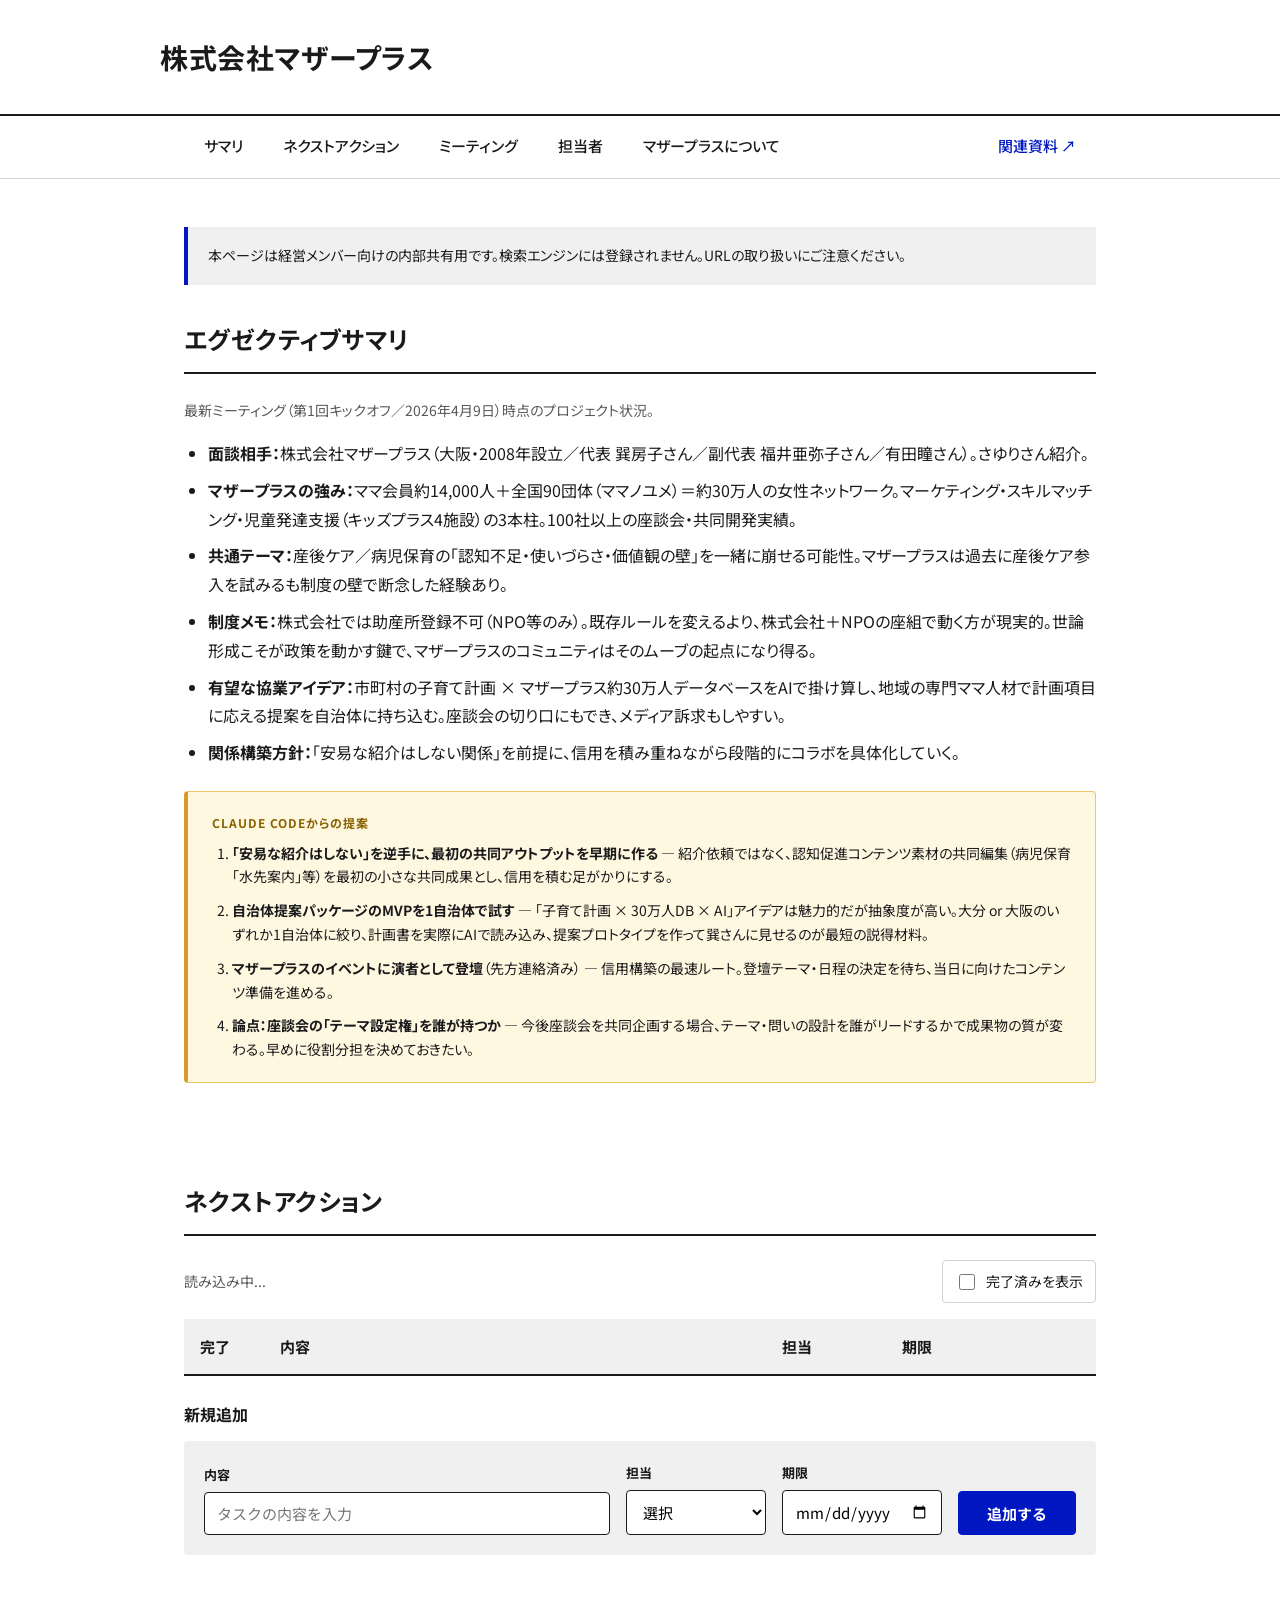
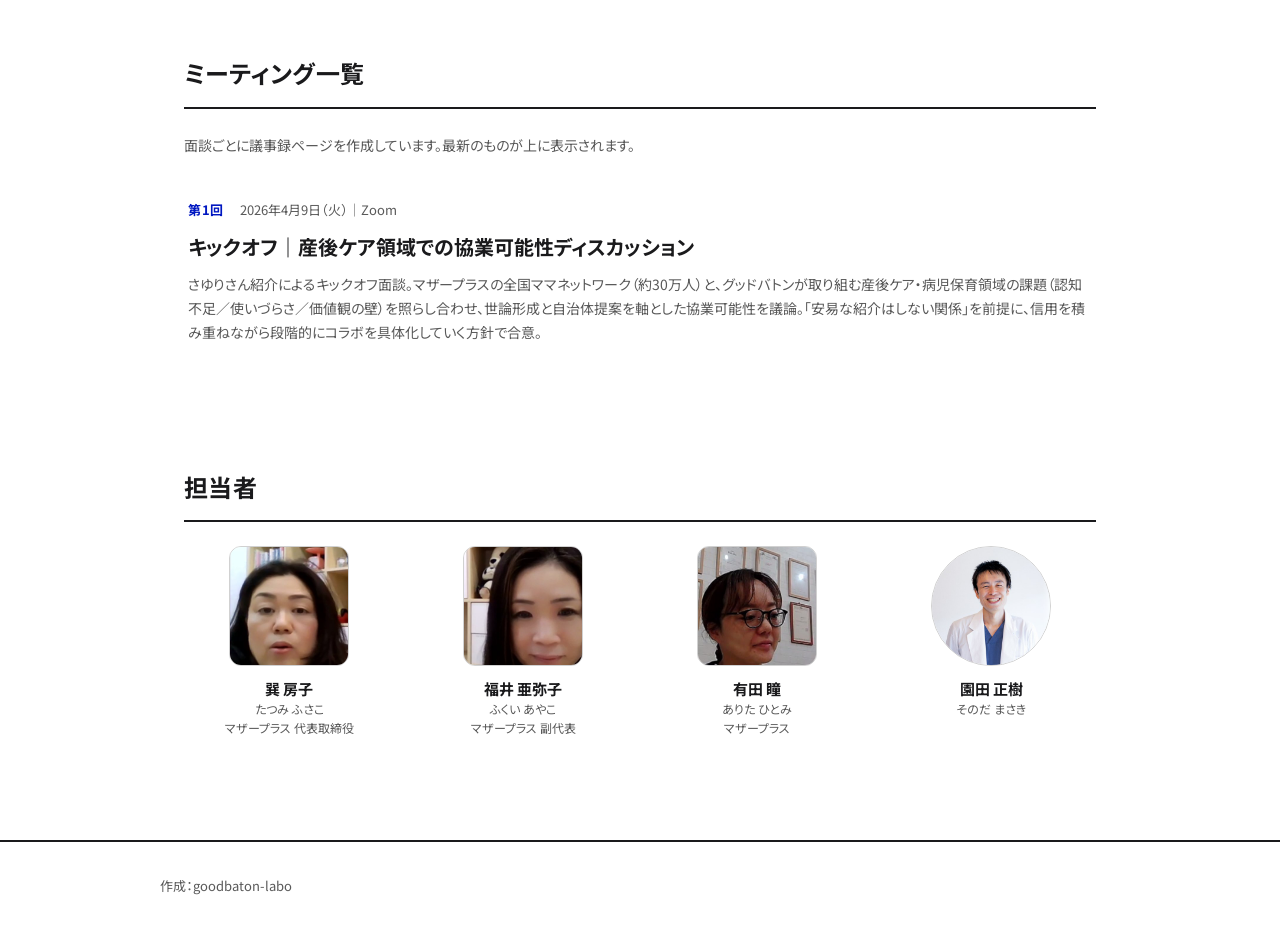
<file: index.html>
<!DOCTYPE html>
<html lang="ja">
<head>
<meta charset="UTF-8">
<meta name="viewport" content="width=device-width, initial-scale=1.0">
<meta name="robots" content="noindex, nofollow, noarchive, nosnippet">
<meta name="googlebot" content="noindex, nofollow">
<title>株式会社マザープラス｜グッドバトン共有スペース</title>
<link rel="preconnect" href="https://fonts.googleapis.com">
<link rel="preconnect" href="https://fonts.gstatic.com" crossorigin>
<link href="https://fonts.googleapis.com/css2?family=Noto+Sans+JP:wght@400;500;700&display=swap" rel="stylesheet">
<link rel="stylesheet" href="assets/style.css">
</head>
<body>

<header class="site">
  <div class="inner">
    <h1><a href="./">株式会社マザープラス</a></h1>
  </div>
</header>

<nav class="site" aria-label="ページ内ナビゲーション">
  <div class="inner">
    <a href="#summary">サマリ</a>
    <a href="#next-actions">ネクストアクション</a>
    <a href="#meetings">ミーティング</a>
    <a href="#people">担当者</a>
    <a href="about/">マザープラスについて</a>
    <a href="https://drive.google.com/open?id=1iKBxiqNrE6tslgrOEw1OCnhclim0SZy2&usp=drive_fs" target="_blank" rel="noopener" class="external">関連資料 ↗</a>
  </div>
</nav>

<main>

<div class="notice">
  本ページは経営メンバー向けの内部共有用です。検索エンジンには登録されません。URLの取り扱いにご注意ください。
</div>

<!-- エグゼクティブサマリ -->
<section id="summary">
  <h2>エグゼクティブサマリ</h2>
  <p class="meta">最新ミーティング（第1回キックオフ／2026年4月9日）時点のプロジェクト状況。</p>
  <ul>
    <li><strong>面談相手：</strong>株式会社マザープラス（大阪・2008年設立／代表 巽房子さん／副代表 福井亜弥子さん／有田瞳さん）。さゆりさん紹介。</li>
    <li><strong>マザープラスの強み：</strong>ママ会員約14,000人＋全国90団体（ママノユメ）＝約30万人の女性ネットワーク。マーケティング・スキルマッチング・児童発達支援（キッズプラス4施設）の3本柱。100社以上の座談会・共同開発実績。</li>
    <li><strong>共通テーマ：</strong>産後ケア／病児保育の「認知不足・使いづらさ・価値観の壁」を一緒に崩せる可能性。マザープラスは過去に産後ケア参入を試みるも制度の壁で断念した経験あり。</li>
    <li><strong>制度メモ：</strong>株式会社では助産所登録不可（NPO等のみ）。既存ルールを変えるより、株式会社＋NPOの座組で動く方が現実的。世論形成こそが政策を動かす鍵で、マザープラスのコミュニティはそのムーブの起点になり得る。</li>
    <li><strong>有望な協業アイデア：</strong>市町村の子育て計画 × マザープラス約30万人データベースをAIで掛け算し、地域の専門ママ人材で計画項目に応える提案を自治体に持ち込む。座談会の切り口にもでき、メディア訴求もしやすい。</li>
    <li><strong>関係構築方針：</strong>「安易な紹介はしない関係」を前提に、信用を積み重ねながら段階的にコラボを具体化していく。</li>
  </ul>

  <div class="ai-callout">
    <div class="ai-callout-label">Claude Codeからの提案</div>
    <ol>
      <li><strong>「安易な紹介はしない」を逆手に、最初の共同アウトプットを早期に作る</strong> — 紹介依頼ではなく、認知促進コンテンツ素材の共同編集（病児保育「水先案内」等）を最初の小さな共同成果とし、信用を積む足がかりにする。</li>
      <li><strong>自治体提案パッケージのMVPを1自治体で試す</strong> — 「子育て計画 × 30万人DB × AI」アイデアは魅力的だが抽象度が高い。大分 or 大阪のいずれか1自治体に絞り、計画書を実際にAIで読み込み、提案プロトタイプを作って巽さんに見せるのが最短の説得材料。</li>
      <li><strong>マザープラスのイベントに演者として登壇</strong>（先方連絡済み） — 信用構築の最速ルート。登壇テーマ・日程の決定を待ち、当日に向けたコンテンツ準備を進める。</li>
      <li><strong>論点：座談会の「テーマ設定権」を誰が持つか</strong> — 今後座談会を共同企画する場合、テーマ・問いの設計を誰がリードするかで成果物の質が変わる。早めに役割分担を決めておきたい。</li>
    </ol>
  </div>
</section>

<!-- ネクストアクション（Supabase連携・編集可能） -->
<section id="next-actions">
  <h2>ネクストアクション</h2>
  <div class="tasks-toolbar">
    <span id="tasks-status" class="meta">読み込み中...</span>
    <label class="toggle-done">
      <input id="show-done" type="checkbox">
      <span>完了済みを表示</span>
    </label>
  </div>
  <table id="tasks-table">
    <thead>
      <tr>
        <th style="width:80px;white-space:nowrap">完了</th>
        <th>内容</th>
        <th style="width:120px">担当</th>
        <th style="width:160px">期限</th>
        <th style="width:50px"></th>
      </tr>
    </thead>
    <tbody id="tasks-body"></tbody>
  </table>
  <h4>新規追加</h4>
  <div class="add-form">
    <label class="add-field add-field-subject">
      <span>内容</span>
      <input id="new-subject" type="text" placeholder="タスクの内容を入力">
    </label>
    <label class="add-field">
      <span>担当</span>
      <select id="new-owner">
        <option value="">選択</option>
        <option value="割振未">（割振未）</option>
        <option value="園田">園田</option>
        <option value="信田">信田</option>
        <option value="本多">本多</option>
        <option value="先方">先方</option>
      </select>
    </label>
    <label class="add-field">
      <span>期限</span>
      <input id="new-due" type="date">
    </label>
    <button id="add-btn" type="button">追加する</button>
  </div>
</section>

<!-- ミーティング一覧 -->
<section id="meetings">
  <h2>ミーティング一覧</h2>
  <p class="meta">面談ごとに議事録ページを作成しています。最新のものが上に表示されます。</p>
  <div class="meeting-list">

    <a class="meeting-card" href="meetings/2026-04-09-kickoff.html">
      <div class="row1">
        <span class="num">第1回</span>
        <span class="date">2026年4月9日（火）｜Zoom</span>
      </div>
      <h3 class="title">キックオフ｜産後ケア領域での協業可能性ディスカッション</h3>
      <p class="summary">
        さゆりさん紹介によるキックオフ面談。マザープラスの全国ママネットワーク（約30万人）と、グッドバトンが取り組む産後ケア・病児保育領域の課題（認知不足／使いづらさ／価値観の壁）を照らし合わせ、世論形成と自治体提案を軸とした協業可能性を議論。「安易な紹介はしない関係」を前提に、信用を積み重ねながら段階的にコラボを具体化していく方針で合意。
      </p>
    </a>

  </div>
</section>

<!-- 担当者 -->
<section id="people">
  <h2>担当者</h2>
  <ul class="people-list">
    <li>
      <img src="assets/people/tatsumi.jpg" alt="巽 房子">
      <div class="name">巽 房子<span class="kana">たつみ ふさこ</span><span class="kana">マザープラス 代表取締役</span></div>
    </li>
    <li>
      <img src="assets/people/fukui.jpg" alt="福井 亜弥子">
      <div class="name">福井 亜弥子<span class="kana">ふくい あやこ</span><span class="kana">マザープラス 副代表</span></div>
    </li>
    <li>
      <img src="assets/people/arita.jpg" alt="有田 瞳">
      <div class="name">有田 瞳<span class="kana">ありた ひとみ</span><span class="kana">マザープラス</span></div>
    </li>
    <li class="is-circle">
      <img src="assets/people/sonoda.jpg" alt="園田 正樹">
      <div class="name">園田 正樹<span class="kana">そのだ まさき</span></div>
    </li>
  </ul>
</section>

<script type="module">
import { createClient } from 'https://esm.sh/@supabase/supabase-js@2';

const SUPABASE_URL = 'https://ebejuzvamqqraytzugvg.supabase.co';
const SUPABASE_KEY = 'sb_publishable_PH1PrXqMHS1126p46U8zqg_eS3pc3KP';
const supabase = createClient(SUPABASE_URL, SUPABASE_KEY);
const TABLE = 'mtg_motherplus_tasks';

const OWNERS = [
  {value:'割振未', label:'（割振未）'},
  {value:'園田',   label:'園田'},
  {value:'信田',   label:'信田'},
  {value:'本多',   label:'本多'},
  {value:'先方',   label:'先方'},
];
const $body    = document.getElementById('tasks-body');
const $status  = document.getElementById('tasks-status');
const $showDone = document.getElementById('show-done');
let allTasks = [];
let showDone = false;

function escapeHtml(s){return (s??'').toString().replace(/[&<>"']/g, c=>({'&':'&amp;','<':'&lt;','>':'&gt;','"':'&quot;',"'":'&#39;'}[c]));}

function ownerSelect(current){
  return `<select class="cell-select" data-field="owner">
    <option value="">—</option>
    ${OWNERS.map(o => `<option value="${o.value}" ${o.value===current?'selected':''}>${o.label}</option>`).join('')}
  </select>`;
}

function render(){
  const visible = showDone ? allTasks : allTasks.filter(t => t.status !== 'done');
  const doneCount = allTasks.filter(t => t.status === 'done').length;
  const pendingCount = allTasks.length - doneCount;
  $status.textContent = showDone
    ? `全${allTasks.length}件（未完了 ${pendingCount}／完了 ${doneCount}）`
    : `未完了 ${pendingCount}件（完了 ${doneCount}件は非表示）`;
  $body.innerHTML = visible.map(t => `
    <tr data-id="${t.id}" class="${t.status==='done'?'is-done':''}">
      <td><input type="checkbox" class="chk" ${t.status==='done'?'checked':''} aria-label="完了"></td>
      <td><span class="edit" data-field="subject" contenteditable="true">${escapeHtml(t.subject)}</span></td>
      <td>${ownerSelect(t.owner||'')}</td>
      <td><input type="date" class="cell-date" data-field="due" value="${t.due||''}"></td>
      <td><button class="del" aria-label="削除">×</button></td>
    </tr>
  `).join('');
}

async function load(){
  $status.textContent = '読み込み中...';
  const { data, error } = await supabase.from(TABLE).select('*').order('due',{ascending:true,nullsFirst:false}).order('owner',{ascending:true,nullsFirst:false}).order('created_at',{ascending:true});
  if(error){ $status.textContent='エラー: '+error.message; return; }
  allTasks = data;
  render();
}

$showDone.addEventListener('change', () => {
  showDone = $showDone.checked;
  render();
});

$body.addEventListener('change', async e => {
  const tr = e.target.closest('tr');
  if(!tr) return;
  const id = tr.dataset.id;
  if(e.target.classList.contains('chk')){
    await supabase.from(TABLE).update({status: e.target.checked ? 'done' : 'pending'}).eq('id',id);
    load();
  } else if(e.target.classList.contains('cell-select')){
    await supabase.from(TABLE).update({owner: e.target.value || null}).eq('id',id);
  } else if(e.target.classList.contains('cell-date')){
    await supabase.from(TABLE).update({due: e.target.value || null}).eq('id',id);
  }
});

$body.addEventListener('blur', async e => {
  if(!e.target.classList.contains('edit')) return;
  const id = e.target.closest('tr').dataset.id;
  const field = e.target.dataset.field;
  const value = e.target.textContent.trim();
  await supabase.from(TABLE).update({[field]:value}).eq('id',id);
}, true);

$body.addEventListener('click', async e => {
  if(!e.target.classList.contains('del')) return;
  if(!confirm('削除しますか？')) return;
  const id = e.target.closest('tr').dataset.id;
  await supabase.from(TABLE).delete().eq('id',id);
  load();
});

document.getElementById('add-btn').addEventListener('click', async () => {
  const subject = document.getElementById('new-subject').value.trim();
  if(!subject){ alert('内容を入力してください'); return; }
  const owner = document.getElementById('new-owner').value || null;
  const due   = document.getElementById('new-due').value || null;
  const { error } = await supabase.from(TABLE).insert({subject, owner, due, status:'pending', sort_order:9999, company:'マザープラス'});
  if(error){ alert('追加エラー: '+error.message); return; }
  document.getElementById('new-subject').value='';
  document.getElementById('new-owner').value='';
  document.getElementById('new-due').value='';
  load();
});

load();
</script>

</main>

<footer class="site">
  <div class="inner">
    作成：goodbaton-labo
  </div>
</footer>

</body>
</html>
</file>
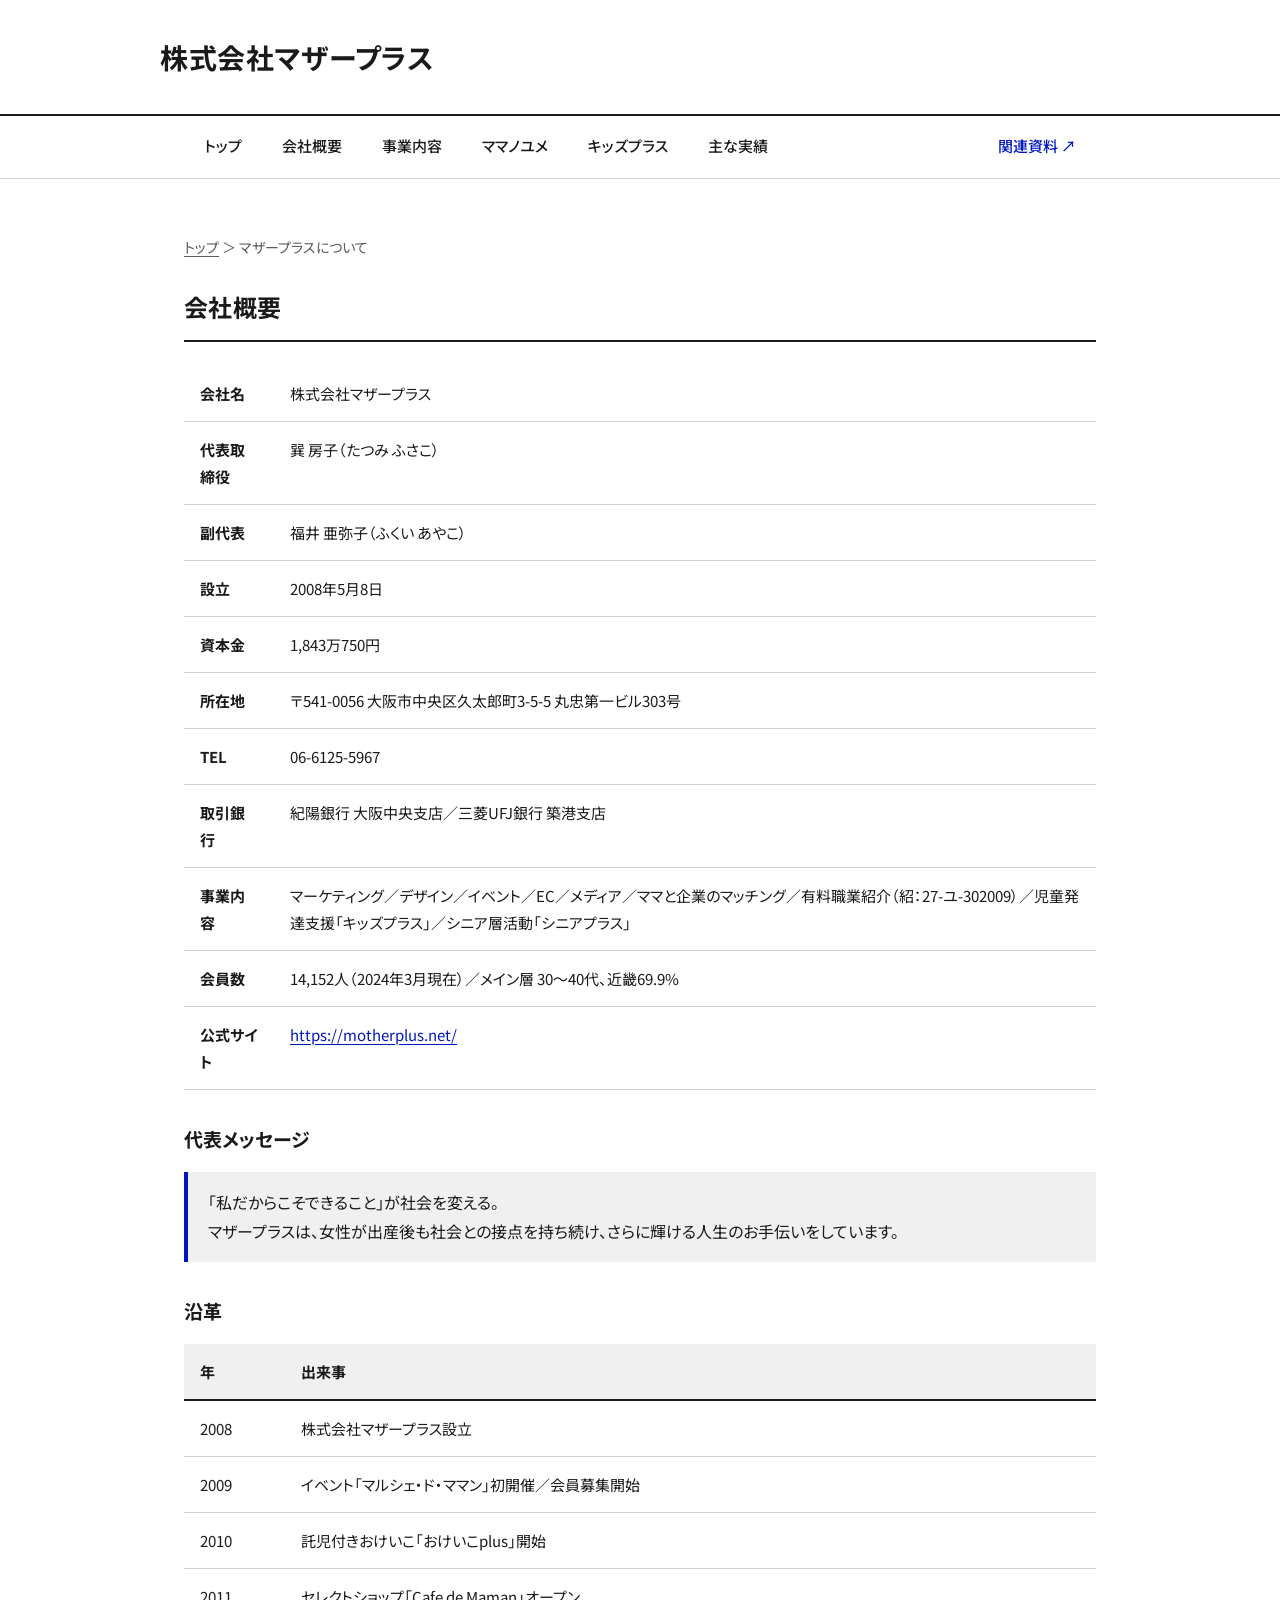
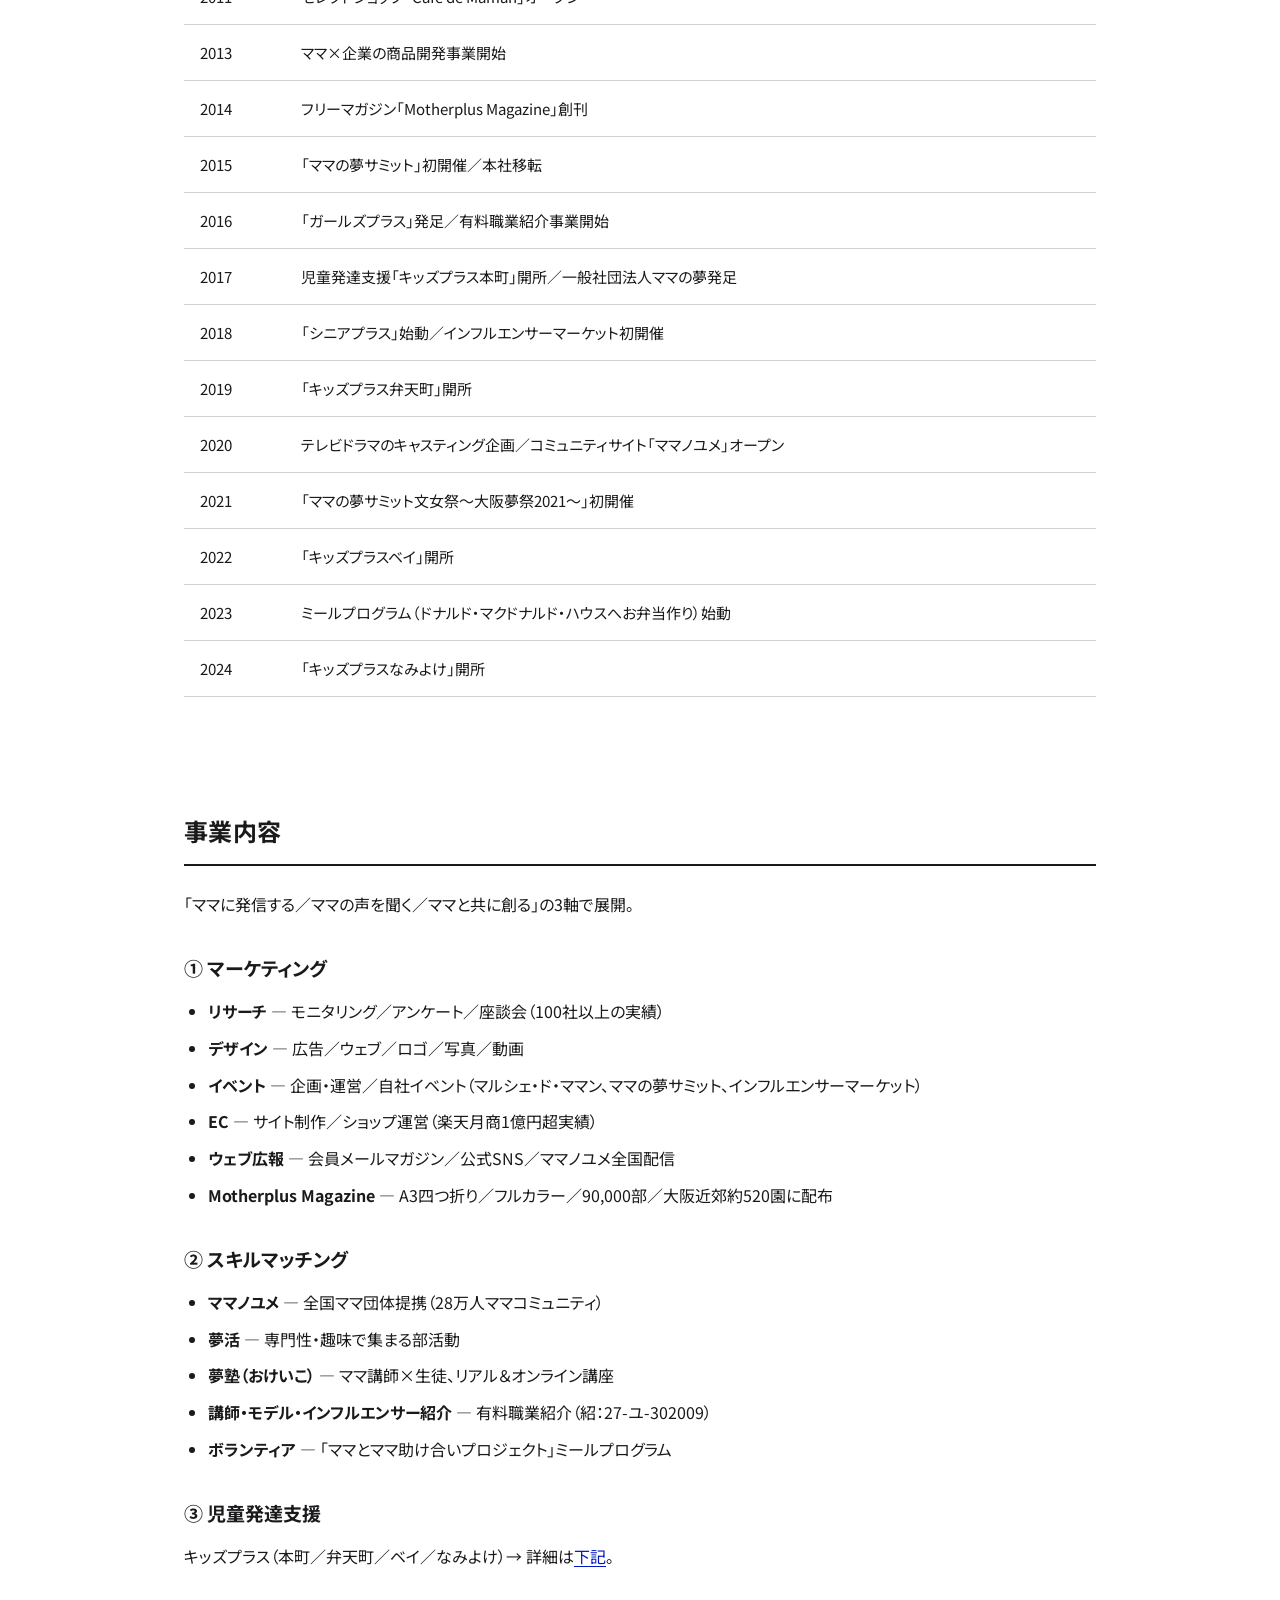
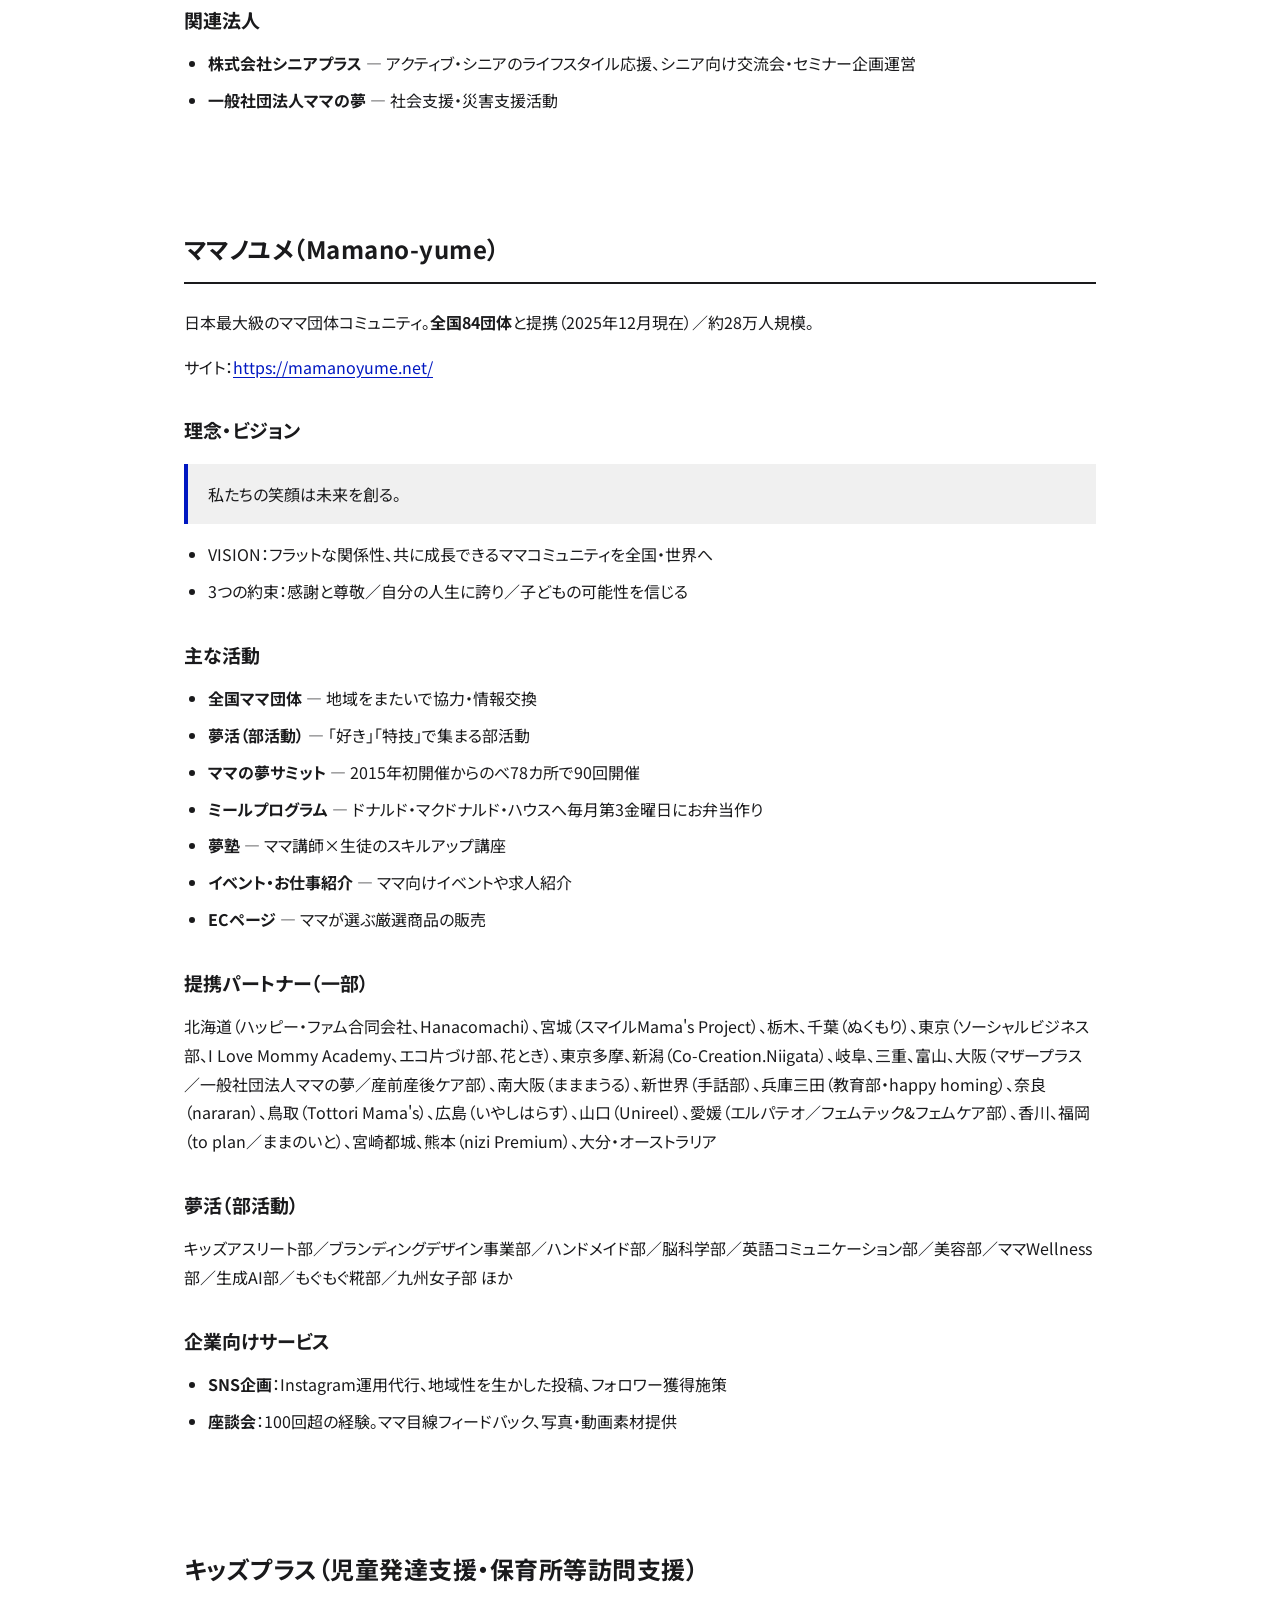
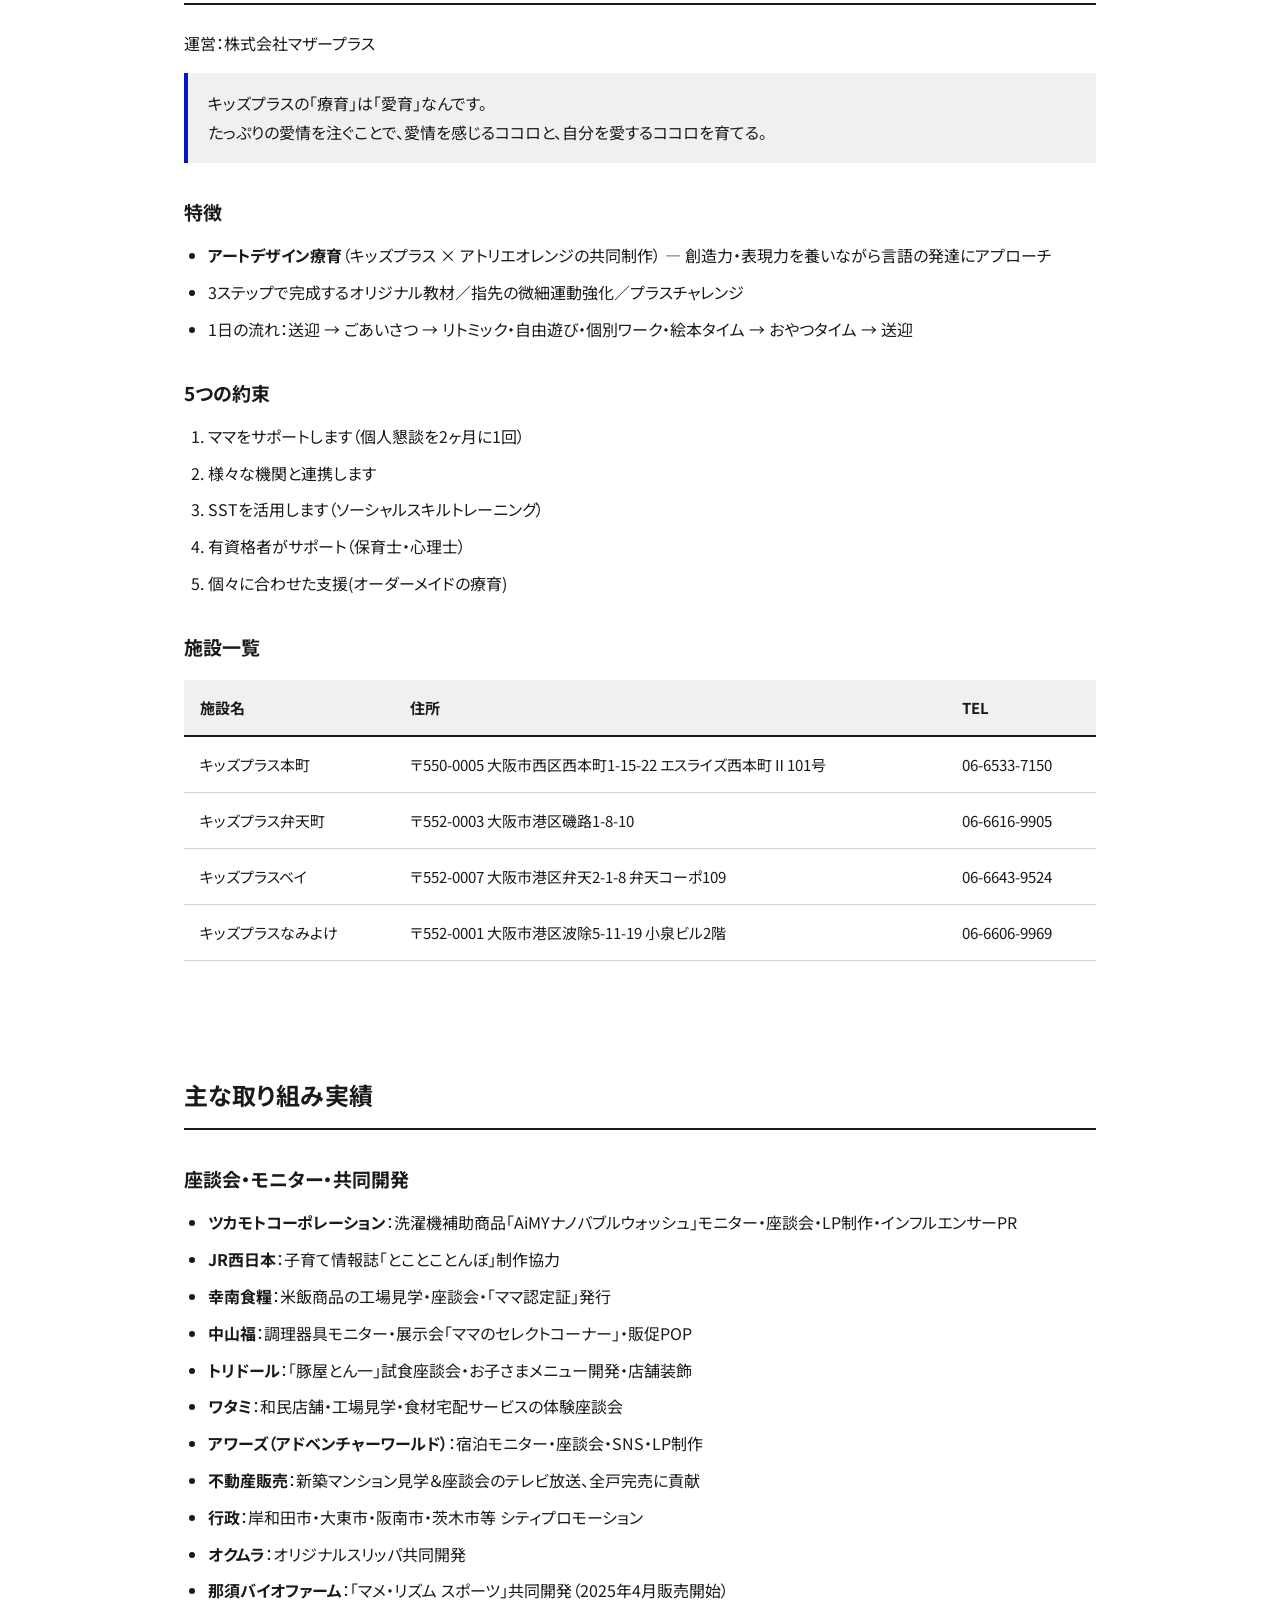
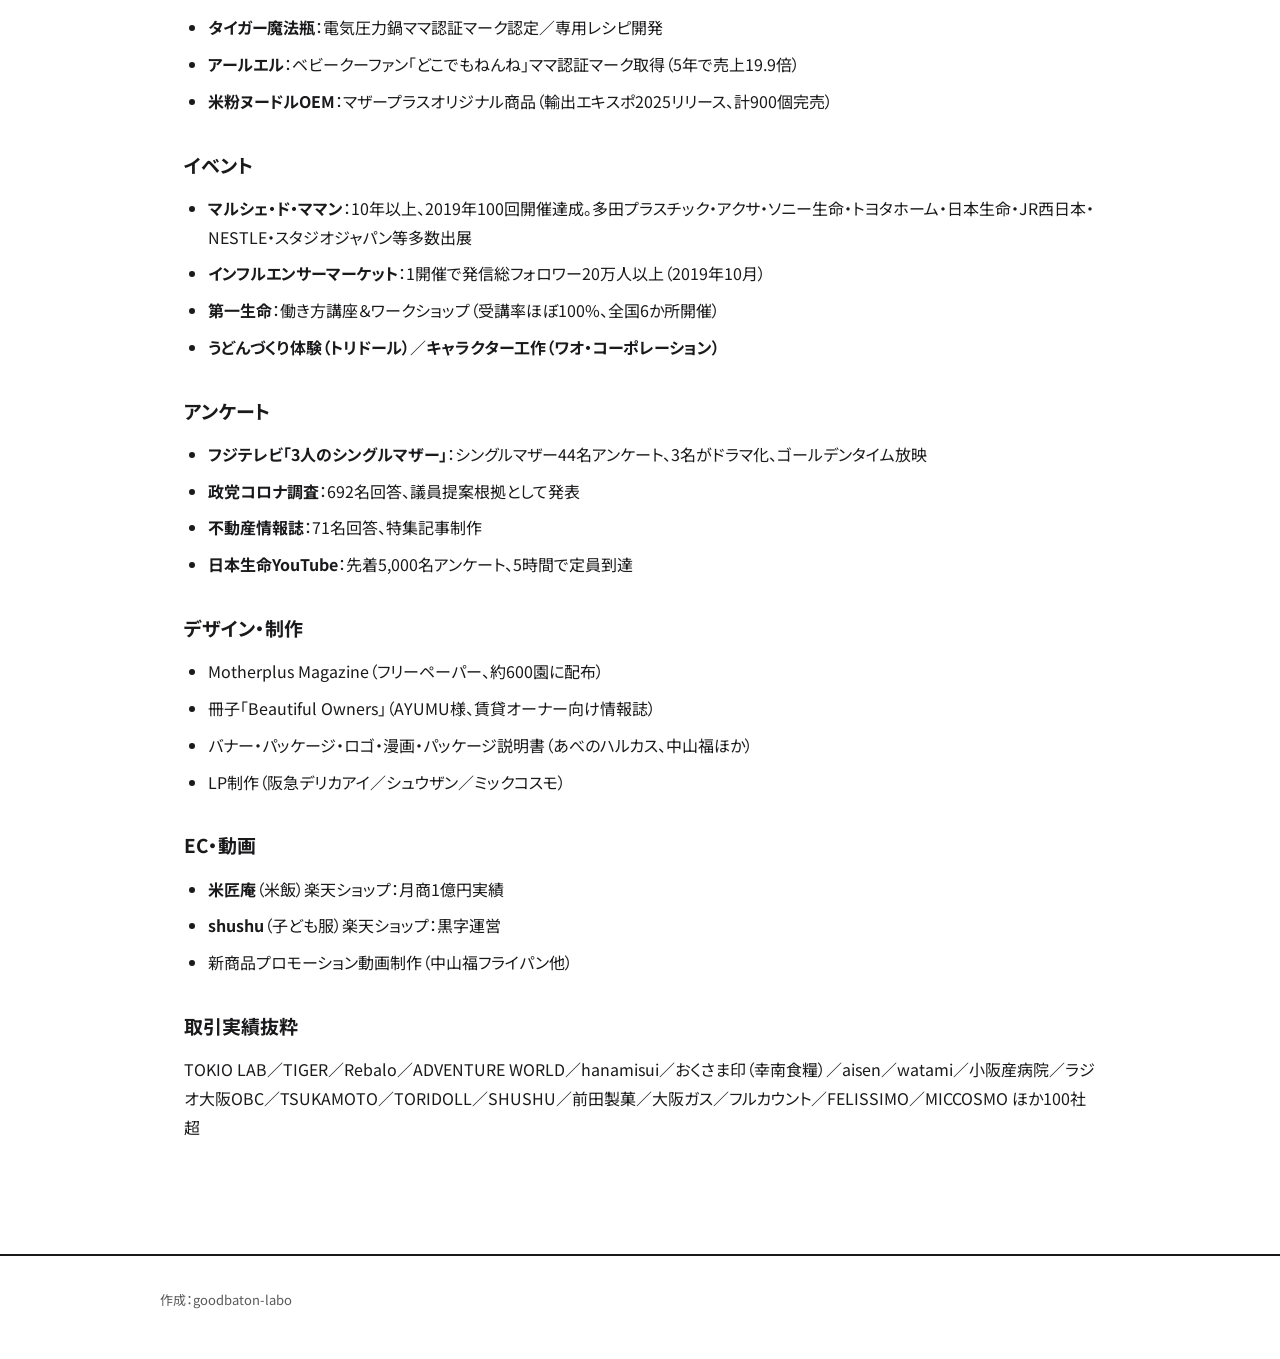
<file: about/index.html>
<!DOCTYPE html>
<html lang="ja">
<head>
<meta charset="UTF-8">
<meta name="viewport" content="width=device-width, initial-scale=1.0">
<meta name="robots" content="noindex, nofollow, noarchive, nosnippet">
<meta name="googlebot" content="noindex, nofollow">
<title>マザープラスについて｜共有スペース</title>
<link rel="preconnect" href="https://fonts.googleapis.com">
<link rel="preconnect" href="https://fonts.gstatic.com" crossorigin>
<link href="https://fonts.googleapis.com/css2?family=Noto+Sans+JP:wght@400;500;700&display=swap" rel="stylesheet">
<link rel="stylesheet" href="../assets/style.css">
</head>
<body>

<header class="site">
  <div class="inner">
    <h1><a href="../">株式会社マザープラス</a></h1>
  </div>
</header>

<nav class="site" aria-label="ページ内ナビゲーション">
  <div class="inner">
    <a href="../">トップ</a>
    <a href="#company">会社概要</a>
    <a href="#services">事業内容</a>
    <a href="#mamanoyume">ママノユメ</a>
    <a href="#kidsplus">キッズプラス</a>
    <a href="#achievements">主な実績</a>
    <a href="https://drive.google.com/open?id=1iKBxiqNrE6tslgrOEw1OCnhclim0SZy2&usp=drive_fs" target="_blank" rel="noopener" class="external">関連資料 ↗</a>
  </div>
</nav>

<main>

<p class="breadcrumb"><a href="../">トップ</a> ＞ マザープラスについて</p>

<section id="company">
  <h2>会社概要</h2>
  <table>
    <tbody>
      <tr><th>会社名</th><td>株式会社マザープラス</td></tr>
      <tr><th>代表取締役</th><td>巽 房子（たつみ ふさこ）</td></tr>
      <tr><th>副代表</th><td>福井 亜弥子（ふくい あやこ）</td></tr>
      <tr><th>設立</th><td>2008年5月8日</td></tr>
      <tr><th>資本金</th><td>1,843万750円</td></tr>
      <tr><th>所在地</th><td>〒541-0056 大阪市中央区久太郎町3-5-5 丸忠第一ビル303号</td></tr>
      <tr><th>TEL</th><td>06-6125-5967</td></tr>
      <tr><th>取引銀行</th><td>紀陽銀行 大阪中央支店／三菱UFJ銀行 築港支店</td></tr>
      <tr><th>事業内容</th><td>マーケティング／デザイン／イベント／EC／メディア／ママと企業のマッチング／有料職業紹介（紹：27-ユ-302009）／児童発達支援「キッズプラス」／シニア層活動「シニアプラス」</td></tr>
      <tr><th>会員数</th><td>14,152人（2024年3月現在）／メイン層 30〜40代、近畿69.9%</td></tr>
      <tr><th>公式サイト</th><td><a href="https://motherplus.net/" target="_blank" rel="noopener">https://motherplus.net/</a></td></tr>
    </tbody>
  </table>

  <h3>代表メッセージ</h3>
  <div class="quote">「私だからこそできること」が社会を変える。<br>
  マザープラスは、女性が出産後も社会との接点を持ち続け、さらに輝ける人生のお手伝いをしています。</div>

  <h3>沿革</h3>
  <table>
    <thead><tr><th>年</th><th>出来事</th></tr></thead>
    <tbody>
      <tr><td>2008</td><td>株式会社マザープラス設立</td></tr>
      <tr><td>2009</td><td>イベント「マルシェ・ド・ママン」初開催／会員募集開始</td></tr>
      <tr><td>2010</td><td>託児付きおけいこ「おけいこplus」開始</td></tr>
      <tr><td>2011</td><td>セレクトショップ「Cafe de Maman」オープン</td></tr>
      <tr><td>2013</td><td>ママ×企業の商品開発事業開始</td></tr>
      <tr><td>2014</td><td>フリーマガジン「Motherplus Magazine」創刊</td></tr>
      <tr><td>2015</td><td>「ママの夢サミット」初開催／本社移転</td></tr>
      <tr><td>2016</td><td>「ガールズプラス」発足／有料職業紹介事業開始</td></tr>
      <tr><td>2017</td><td>児童発達支援「キッズプラス本町」開所／一般社団法人ママの夢発足</td></tr>
      <tr><td>2018</td><td>「シニアプラス」始動／インフルエンサーマーケット初開催</td></tr>
      <tr><td>2019</td><td>「キッズプラス弁天町」開所</td></tr>
      <tr><td>2020</td><td>テレビドラマのキャスティング企画／コミュニティサイト「ママノユメ」オープン</td></tr>
      <tr><td>2021</td><td>「ママの夢サミット文女祭〜大阪夢祭2021〜」初開催</td></tr>
      <tr><td>2022</td><td>「キッズプラスベイ」開所</td></tr>
      <tr><td>2023</td><td>ミールプログラム（ドナルド・マクドナルド・ハウスへお弁当作り）始動</td></tr>
      <tr><td>2024</td><td>「キッズプラスなみよけ」開所</td></tr>
    </tbody>
  </table>
</section>

<section id="services">
  <h2>事業内容</h2>
  <p>「ママに発信する／ママの声を聞く／ママと共に創る」の3軸で展開。</p>

  <h3>① マーケティング</h3>
  <ul>
    <li><strong>リサーチ</strong> — モニタリング／アンケート／座談会（100社以上の実績）</li>
    <li><strong>デザイン</strong> — 広告／ウェブ／ロゴ／写真／動画</li>
    <li><strong>イベント</strong> — 企画・運営／自社イベント（マルシェ・ド・ママン、ママの夢サミット、インフルエンサーマーケット）</li>
    <li><strong>EC</strong> — サイト制作／ショップ運営（楽天月商1億円超実績）</li>
    <li><strong>ウェブ広報</strong> — 会員メールマガジン／公式SNS／ママノユメ全国配信</li>
    <li><strong>Motherplus Magazine</strong> — A3四つ折り／フルカラー／90,000部／大阪近郊約520園に配布</li>
  </ul>

  <h3>② スキルマッチング</h3>
  <ul>
    <li><strong>ママノユメ</strong> — 全国ママ団体提携（28万人ママコミュニティ）</li>
    <li><strong>夢活</strong> — 専門性・趣味で集まる部活動</li>
    <li><strong>夢塾（おけいこ）</strong> — ママ講師×生徒、リアル＆オンライン講座</li>
    <li><strong>講師・モデル・インフルエンサー紹介</strong> — 有料職業紹介（紹：27-ユ-302009）</li>
    <li><strong>ボランティア</strong> — 「ママとママ助け合いプロジェクト」ミールプログラム</li>
  </ul>

  <h3>③ 児童発達支援</h3>
  <p>キッズプラス（本町／弁天町／ベイ／なみよけ）→ 詳細は<a href="#kidsplus">下記</a>。</p>

  <h3>関連法人</h3>
  <ul>
    <li><strong>株式会社シニアプラス</strong> — アクティブ・シニアのライフスタイル応援、シニア向け交流会・セミナー企画運営</li>
    <li><strong>一般社団法人ママの夢</strong> — 社会支援・災害支援活動</li>
  </ul>
</section>

<section id="mamanoyume">
  <h2>ママノユメ（Mamano-yume）</h2>
  <p>日本最大級のママ団体コミュニティ。<strong>全国84団体</strong>と提携（2025年12月現在）／約28万人規模。</p>
  <p>サイト：<a href="https://mamanoyume.net/" target="_blank" rel="noopener">https://mamanoyume.net/</a></p>

  <h3>理念・ビジョン</h3>
  <div class="quote">私たちの笑顔は未来を創る。</div>
  <ul>
    <li>VISION：フラットな関係性、共に成長できるママコミュニティを全国・世界へ</li>
    <li>3つの約束：感謝と尊敬／自分の人生に誇り／子どもの可能性を信じる</li>
  </ul>

  <h3>主な活動</h3>
  <ul>
    <li><strong>全国ママ団体</strong> — 地域をまたいで協力・情報交換</li>
    <li><strong>夢活（部活動）</strong> — 「好き」「特技」で集まる部活動</li>
    <li><strong>ママの夢サミット</strong> — 2015年初開催からのべ78カ所で90回開催</li>
    <li><strong>ミールプログラム</strong> — ドナルド・マクドナルド・ハウスへ毎月第3金曜日にお弁当作り</li>
    <li><strong>夢塾</strong> — ママ講師×生徒のスキルアップ講座</li>
    <li><strong>イベント・お仕事紹介</strong> — ママ向けイベントや求人紹介</li>
    <li><strong>ECページ</strong> — ママが選ぶ厳選商品の販売</li>
  </ul>

  <h3>提携パートナー（一部）</h3>
  <p>北海道（ハッピー・ファム合同会社、Hanacomachi）、宮城（スマイルMama's Project）、栃木、千葉（ぬくもり）、東京（ソーシャルビジネス部、I Love Mommy Academy、エコ片づけ部、花とき）、東京多摩、新潟（Co-Creation.Niigata）、岐阜、三重、富山、大阪（マザープラス／一般社団法人ママの夢／産前産後ケア部）、南大阪（まままうる）、新世界（手話部）、兵庫三田（教育部・happy homing）、奈良（nararan）、鳥取（Tottori Mama's）、広島（いやしはらす）、山口（Unireel）、愛媛（エルパテオ／フェムテック&フェムケア部）、香川、福岡（to plan／ままのいと）、宮崎都城、熊本（nizi Premium）、大分・オーストラリア</p>

  <h3>夢活（部活動）</h3>
  <p>キッズアスリート部／ブランディングデザイン事業部／ハンドメイド部／脳科学部／英語コミュニケーション部／美容部／ママWellness部／生成AI部／もぐもぐ糀部／九州女子部 ほか</p>

  <h3>企業向けサービス</h3>
  <ul>
    <li><strong>SNS企画</strong>：Instagram運用代行、地域性を生かした投稿、フォロワー獲得施策</li>
    <li><strong>座談会</strong>：100回超の経験。ママ目線フィードバック、写真・動画素材提供</li>
  </ul>
</section>

<section id="kidsplus">
  <h2>キッズプラス（児童発達支援・保育所等訪問支援）</h2>
  <p>運営：株式会社マザープラス</p>
  <div class="quote">キッズプラスの「療育」は「愛育」なんです。<br>
  たっぷりの愛情を注ぐことで、愛情を感じるココロと、自分を愛するココロを育てる。</div>

  <h3>特徴</h3>
  <ul>
    <li><strong>アートデザイン療育</strong>（キッズプラス × アトリエオレンジの共同制作） — 創造力・表現力を養いながら言語の発達にアプローチ</li>
    <li>3ステップで完成するオリジナル教材／指先の微細運動強化／プラスチャレンジ</li>
    <li>1日の流れ：送迎 → ごあいさつ → リトミック・自由遊び・個別ワーク・絵本タイム → おやつタイム → 送迎</li>
  </ul>

  <h3>5つの約束</h3>
  <ol>
    <li>ママをサポートします（個人懇談を2ヶ月に1回）</li>
    <li>様々な機関と連携します</li>
    <li>SSTを活用します（ソーシャルスキルトレーニング）</li>
    <li>有資格者がサポート（保育士・心理士）</li>
    <li>個々に合わせた支援(オーダーメイドの療育)</li>
  </ol>

  <h3>施設一覧</h3>
  <table>
    <thead><tr><th>施設名</th><th>住所</th><th>TEL</th></tr></thead>
    <tbody>
      <tr><td>キッズプラス本町</td><td>〒550-0005 大阪市西区西本町1-15-22 エスライズ西本町Ⅱ101号</td><td>06-6533-7150</td></tr>
      <tr><td>キッズプラス弁天町</td><td>〒552-0003 大阪市港区磯路1-8-10</td><td>06-6616-9905</td></tr>
      <tr><td>キッズプラスベイ</td><td>〒552-0007 大阪市港区弁天2-1-8 弁天コーポ109</td><td>06-6643-9524</td></tr>
      <tr><td>キッズプラスなみよけ</td><td>〒552-0001 大阪市港区波除5-11-19 小泉ビル2階</td><td>06-6606-9969</td></tr>
    </tbody>
  </table>
</section>

<section id="achievements">
  <h2>主な取り組み実績</h2>

  <h3>座談会・モニター・共同開発</h3>
  <ul>
    <li><strong>ツカモトコーポレーション</strong>：洗濯機補助商品「AiMYナノバブルウォッシュ」モニター・座談会・LP制作・インフルエンサーPR</li>
    <li><strong>JR西日本</strong>：子育て情報誌「とことことんぼ」制作協力</li>
    <li><strong>幸南食糧</strong>：米飯商品の工場見学・座談会・「ママ認定証」発行</li>
    <li><strong>中山福</strong>：調理器具モニター・展示会「ママのセレクトコーナー」・販促POP</li>
    <li><strong>トリドール</strong>：「豚屋とん一」試食座談会・お子さまメニュー開発・店舗装飾</li>
    <li><strong>ワタミ</strong>：和民店舗・工場見学・食材宅配サービスの体験座談会</li>
    <li><strong>アワーズ（アドベンチャーワールド）</strong>：宿泊モニター・座談会・SNS・LP制作</li>
    <li><strong>不動産販売</strong>：新築マンション見学＆座談会のテレビ放送、全戸完売に貢献</li>
    <li><strong>行政</strong>：岸和田市・大東市・阪南市・茨木市等 シティプロモーション</li>
    <li><strong>オクムラ</strong>：オリジナルスリッパ共同開発</li>
    <li><strong>那須バイオファーム</strong>：「マメ・リズム スポーツ」共同開発（2025年4月販売開始）</li>
    <li><strong>タイガー魔法瓶</strong>：電気圧力鍋ママ認証マーク認定／専用レシピ開発</li>
    <li><strong>アールエル</strong>：ベビークーファン「どこでもねんね」ママ認証マーク取得（5年で売上19.9倍）</li>
    <li><strong>米粉ヌードルOEM</strong>：マザープラスオリジナル商品（輸出エキスポ2025リリース、計900個完売）</li>
  </ul>

  <h3>イベント</h3>
  <ul>
    <li><strong>マルシェ・ド・ママン</strong>：10年以上、2019年100回開催達成。多田プラスチック・アクサ・ソニー生命・トヨタホーム・日本生命・JR西日本・NESTLE・スタジオジャパン等多数出展</li>
    <li><strong>インフルエンサーマーケット</strong>：1開催で発信総フォロワー20万人以上（2019年10月）</li>
    <li><strong>第一生命</strong>：働き方講座＆ワークショップ（受講率ほぼ100%、全国6か所開催）</li>
    <li><strong>うどんづくり体験（トリドール）</strong>／<strong>キャラクター工作（ワオ・コーポレーション）</strong></li>
  </ul>

  <h3>アンケート</h3>
  <ul>
    <li><strong>フジテレビ「3人のシングルマザー」</strong>：シングルマザー44名アンケート、3名がドラマ化、ゴールデンタイム放映</li>
    <li><strong>政党コロナ調査</strong>：692名回答、議員提案根拠として発表</li>
    <li><strong>不動産情報誌</strong>：71名回答、特集記事制作</li>
    <li><strong>日本生命YouTube</strong>：先着5,000名アンケート、5時間で定員到達</li>
  </ul>

  <h3>デザイン・制作</h3>
  <ul>
    <li>Motherplus Magazine（フリーペーパー、約600園に配布）</li>
    <li>冊子「Beautiful Owners」（AYUMU様、賃貸オーナー向け情報誌）</li>
    <li>バナー・パッケージ・ロゴ・漫画・パッケージ説明書（あべのハルカス、中山福ほか）</li>
    <li>LP制作（阪急デリカアイ／シュウザン／ミックコスモ）</li>
  </ul>

  <h3>EC・動画</h3>
  <ul>
    <li><strong>米匠庵</strong>（米飯）楽天ショップ：月商1億円実績</li>
    <li><strong>shushu</strong>（子ども服）楽天ショップ：黒字運営</li>
    <li>新商品プロモーション動画制作（中山福フライパン他）</li>
  </ul>

  <h3>取引実績抜粋</h3>
  <p>TOKIO LAB／TIGER／Rebalo／ADVENTURE WORLD／hanamisui／おくさま印（幸南食糧）／aisen／watami／小阪産病院／ラジオ大阪OBC／TSUKAMOTO／TORIDOLL／SHUSHU／前田製菓／大阪ガス／フルカウント／FELISSIMO／MICCOSMO ほか100社超</p>
</section>

</main>

<footer class="site">
  <div class="inner">
    作成：goodbaton-labo
  </div>
</footer>

</body>
</html>
</file>
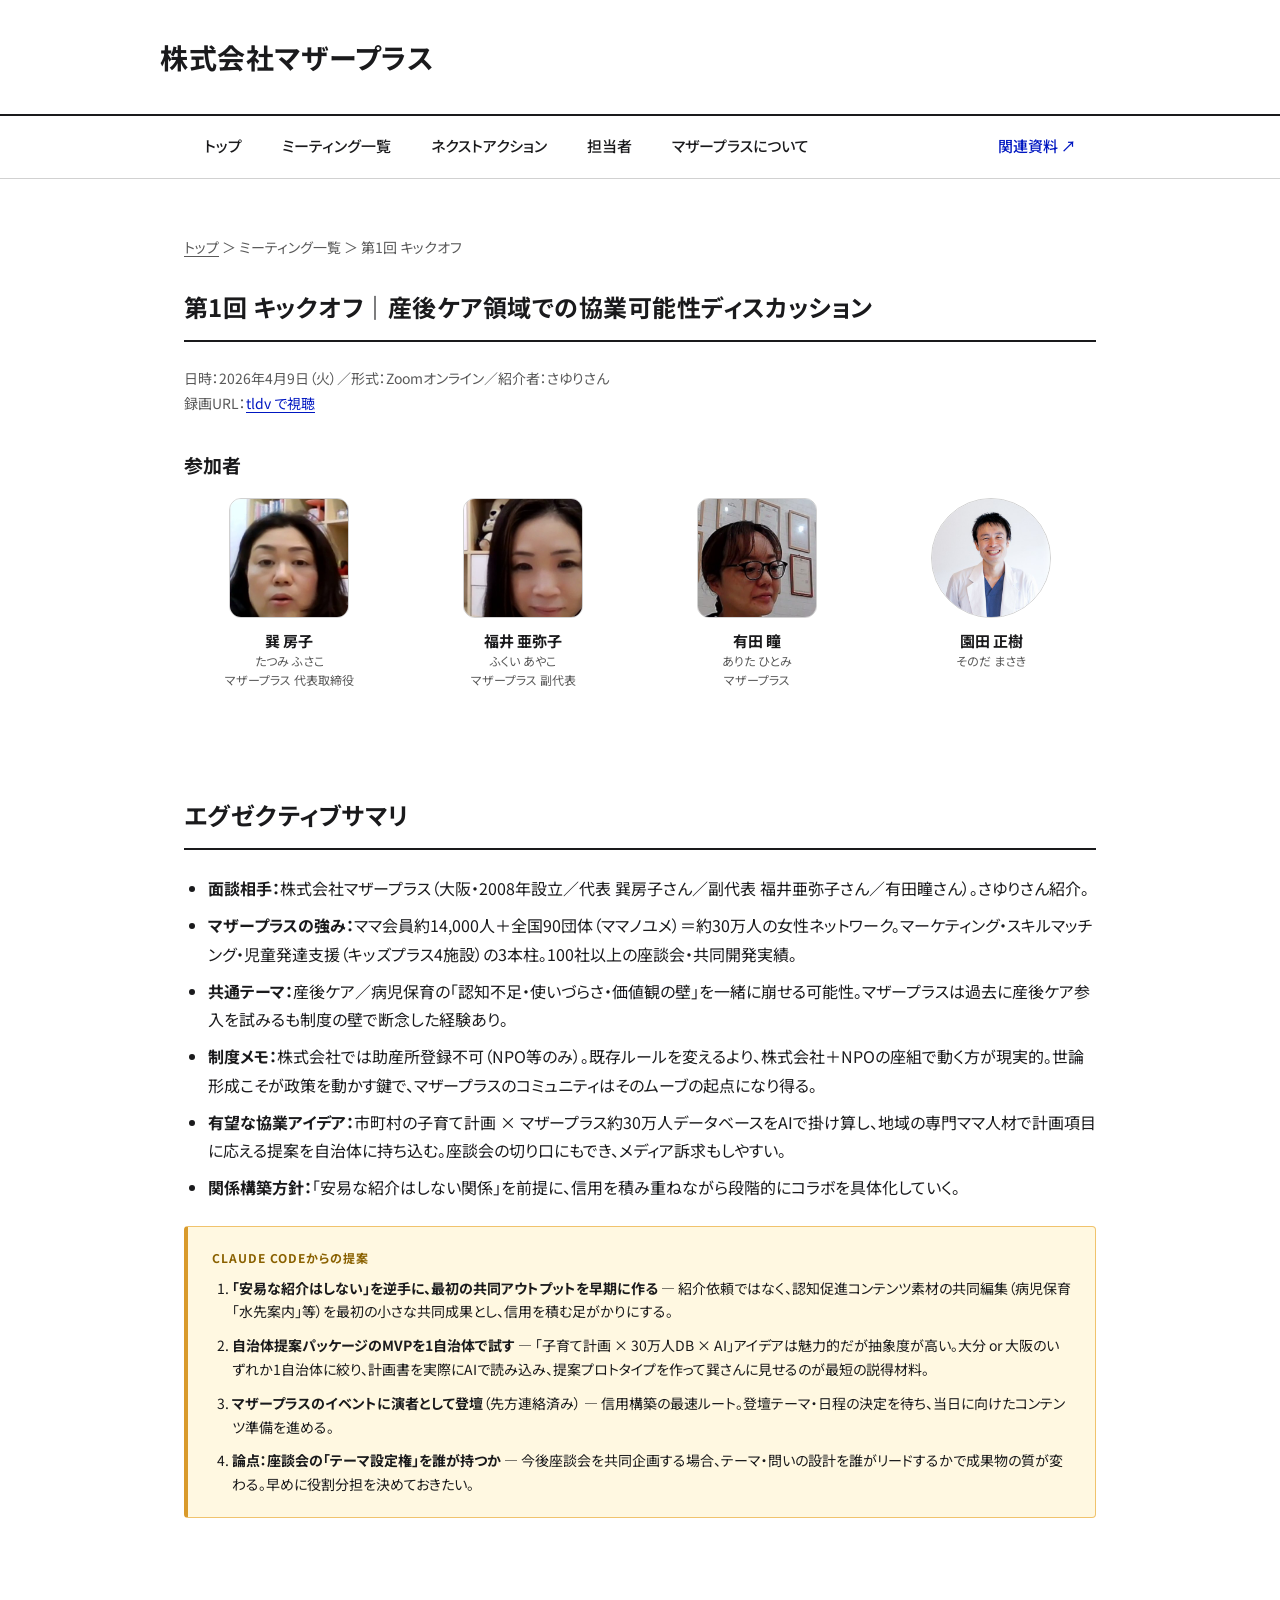
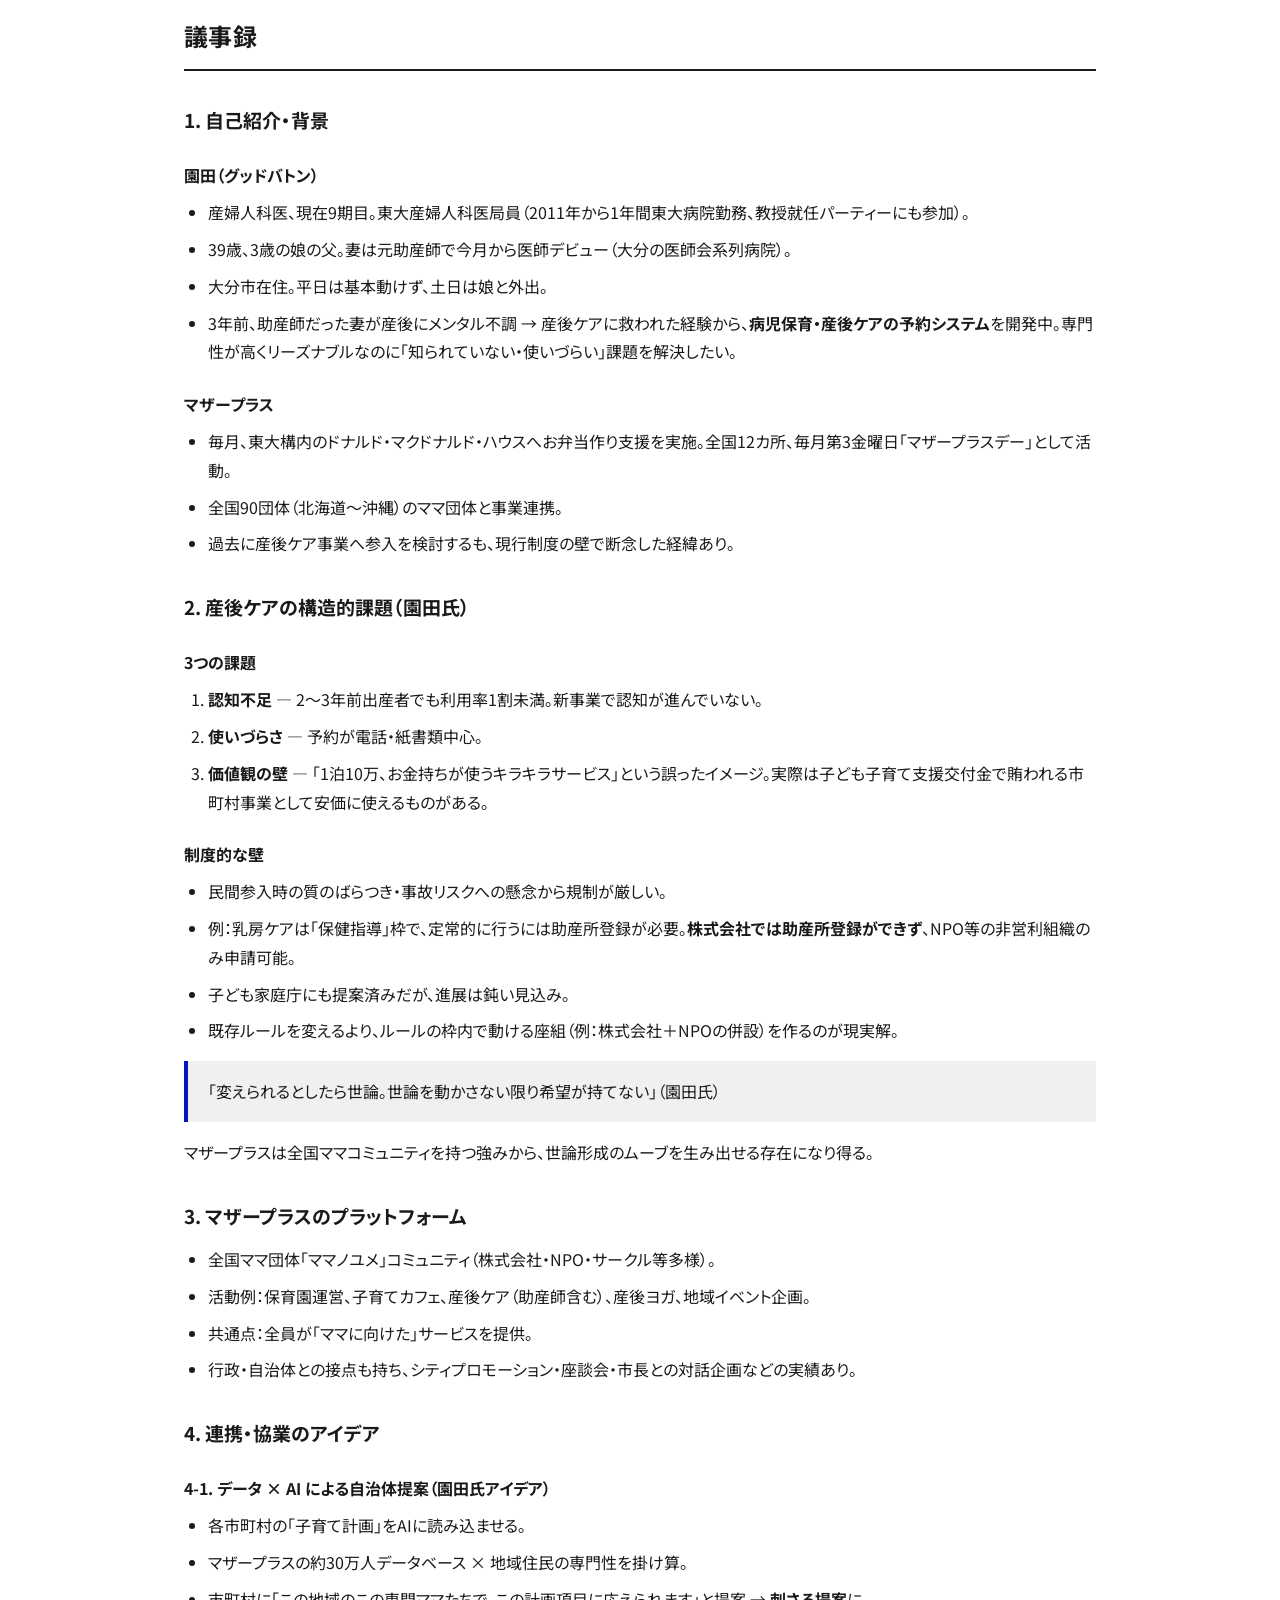
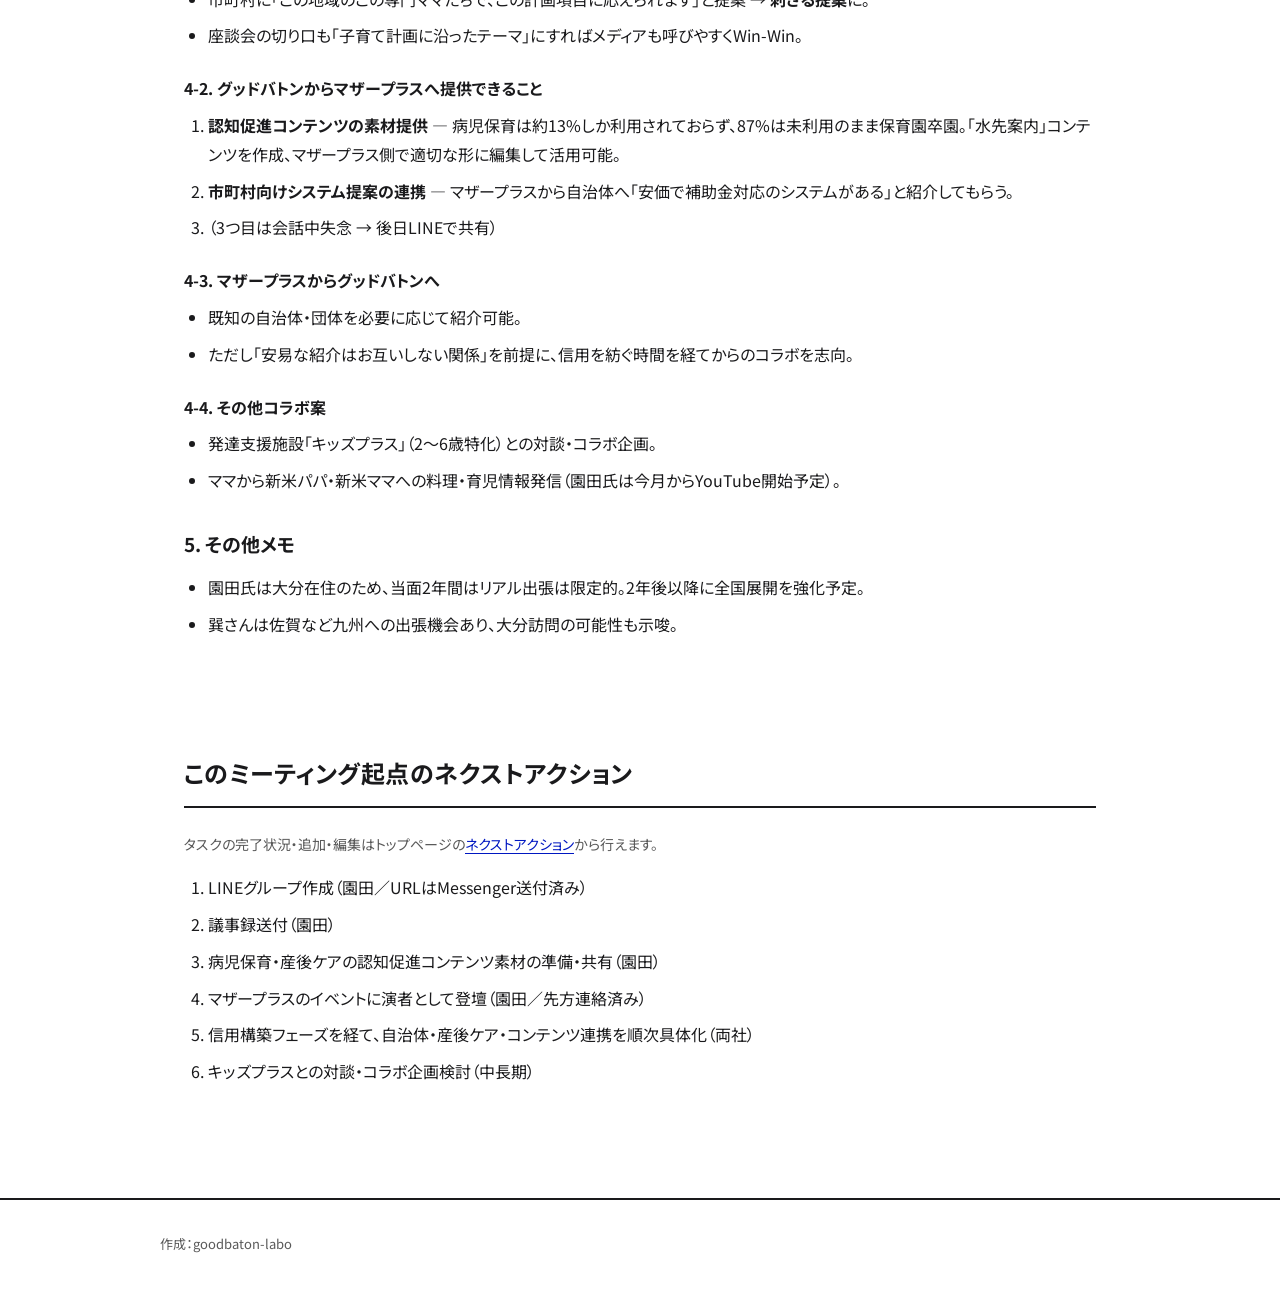
<file: meetings/2026-04-09-kickoff.html>
<!DOCTYPE html>
<html lang="ja">
<head>
<meta charset="UTF-8">
<meta name="viewport" content="width=device-width, initial-scale=1.0">
<meta name="robots" content="noindex, nofollow, noarchive, nosnippet">
<meta name="googlebot" content="noindex, nofollow">
<title>第1回 キックオフ｜マザープラス × グッドバトン</title>
<link rel="preconnect" href="https://fonts.googleapis.com">
<link rel="preconnect" href="https://fonts.gstatic.com" crossorigin>
<link href="https://fonts.googleapis.com/css2?family=Noto+Sans+JP:wght@400;500;700&display=swap" rel="stylesheet">
<link rel="stylesheet" href="../assets/style.css">
</head>
<body>

<header class="site">
  <div class="inner">
    <h1><a href="../">株式会社マザープラス</a></h1>
  </div>
</header>

<nav class="site" aria-label="ページ内ナビゲーション">
  <div class="inner">
    <a href="../">トップ</a>
    <a href="../#meetings">ミーティング一覧</a>
    <a href="../#next-actions">ネクストアクション</a>
    <a href="../#people">担当者</a>
    <a href="../about/">マザープラスについて</a>
    <a href="https://drive.google.com/open?id=1iKBxiqNrE6tslgrOEw1OCnhclim0SZy2&usp=drive_fs" target="_blank" rel="noopener" class="external">関連資料 ↗</a>
  </div>
</nav>

<main>

<p class="breadcrumb"><a href="../">トップ</a> ＞ ミーティング一覧 ＞ 第1回 キックオフ</p>

<section>
  <h2>第1回 キックオフ｜産後ケア領域での協業可能性ディスカッション</h2>
  <p class="meta">
    日時：2026年4月9日（火）／形式：Zoomオンライン／紹介者：さゆりさん<br>
    録画URL：<a href="https://tldv.io/app/meetings/69d6fa178805d800133e587b/" target="_blank" rel="noopener">tldv で視聴</a>
  </p>

  <h3>参加者</h3>
  <ul class="people-list">
    <li>
      <img src="../assets/people/tatsumi.jpg" alt="巽 房子">
      <div class="name">巽 房子<span class="kana">たつみ ふさこ</span><span class="kana">マザープラス 代表取締役</span></div>
    </li>
    <li>
      <img src="../assets/people/fukui.jpg" alt="福井 亜弥子">
      <div class="name">福井 亜弥子<span class="kana">ふくい あやこ</span><span class="kana">マザープラス 副代表</span></div>
    </li>
    <li>
      <img src="../assets/people/arita.jpg" alt="有田 瞳">
      <div class="name">有田 瞳<span class="kana">ありた ひとみ</span><span class="kana">マザープラス</span></div>
    </li>
    <li class="is-circle">
      <img src="../assets/people/sonoda.jpg" alt="園田 正樹">
      <div class="name">園田 正樹<span class="kana">そのだ まさき</span></div>
    </li>
  </ul>
</section>

<section>
  <h2>エグゼクティブサマリ</h2>
  <ul>
    <li><strong>面談相手：</strong>株式会社マザープラス（大阪・2008年設立／代表 巽房子さん／副代表 福井亜弥子さん／有田瞳さん）。さゆりさん紹介。</li>
    <li><strong>マザープラスの強み：</strong>ママ会員約14,000人＋全国90団体（ママノユメ）＝約30万人の女性ネットワーク。マーケティング・スキルマッチング・児童発達支援（キッズプラス4施設）の3本柱。100社以上の座談会・共同開発実績。</li>
    <li><strong>共通テーマ：</strong>産後ケア／病児保育の「認知不足・使いづらさ・価値観の壁」を一緒に崩せる可能性。マザープラスは過去に産後ケア参入を試みるも制度の壁で断念した経験あり。</li>
    <li><strong>制度メモ：</strong>株式会社では助産所登録不可（NPO等のみ）。既存ルールを変えるより、株式会社＋NPOの座組で動く方が現実的。世論形成こそが政策を動かす鍵で、マザープラスのコミュニティはそのムーブの起点になり得る。</li>
    <li><strong>有望な協業アイデア：</strong>市町村の子育て計画 × マザープラス約30万人データベースをAIで掛け算し、地域の専門ママ人材で計画項目に応える提案を自治体に持ち込む。座談会の切り口にもでき、メディア訴求もしやすい。</li>
    <li><strong>関係構築方針：</strong>「安易な紹介はしない関係」を前提に、信用を積み重ねながら段階的にコラボを具体化していく。</li>
  </ul>

  <div class="ai-callout">
    <div class="ai-callout-label">Claude Codeからの提案</div>
    <ol>
      <li><strong>「安易な紹介はしない」を逆手に、最初の共同アウトプットを早期に作る</strong> — 紹介依頼ではなく、認知促進コンテンツ素材の共同編集（病児保育「水先案内」等）を最初の小さな共同成果とし、信用を積む足がかりにする。</li>
      <li><strong>自治体提案パッケージのMVPを1自治体で試す</strong> — 「子育て計画 × 30万人DB × AI」アイデアは魅力的だが抽象度が高い。大分 or 大阪のいずれか1自治体に絞り、計画書を実際にAIで読み込み、提案プロトタイプを作って巽さんに見せるのが最短の説得材料。</li>
      <li><strong>マザープラスのイベントに演者として登壇</strong>（先方連絡済み） — 信用構築の最速ルート。登壇テーマ・日程の決定を待ち、当日に向けたコンテンツ準備を進める。</li>
      <li><strong>論点：座談会の「テーマ設定権」を誰が持つか</strong> — 今後座談会を共同企画する場合、テーマ・問いの設計を誰がリードするかで成果物の質が変わる。早めに役割分担を決めておきたい。</li>
    </ol>
  </div>
</section>

<section>
  <h2>議事録</h2>

  <h3>1. 自己紹介・背景</h3>
  <h4>園田（グッドバトン）</h4>
  <ul>
    <li>産婦人科医、現在9期目。東大産婦人科医局員（2011年から1年間東大病院勤務、教授就任パーティーにも参加）。</li>
    <li>39歳、3歳の娘の父。妻は元助産師で今月から医師デビュー（大分の医師会系列病院）。</li>
    <li>大分市在住。平日は基本動けず、土日は娘と外出。</li>
    <li>3年前、助産師だった妻が産後にメンタル不調 → 産後ケアに救われた経験から、<strong>病児保育・産後ケアの予約システム</strong>を開発中。専門性が高くリーズナブルなのに「知られていない・使いづらい」課題を解決したい。</li>
  </ul>
  <h4>マザープラス</h4>
  <ul>
    <li>毎月、東大構内のドナルド・マクドナルド・ハウスへお弁当作り支援を実施。全国12カ所、毎月第3金曜日「マザープラスデー」として活動。</li>
    <li>全国90団体（北海道〜沖縄）のママ団体と事業連携。</li>
    <li>過去に産後ケア事業へ参入を検討するも、現行制度の壁で断念した経緯あり。</li>
  </ul>

  <h3>2. 産後ケアの構造的課題（園田氏）</h3>
  <h4>3つの課題</h4>
  <ol>
    <li><strong>認知不足</strong> — 2〜3年前出産者でも利用率1割未満。新事業で認知が進んでいない。</li>
    <li><strong>使いづらさ</strong> — 予約が電話・紙書類中心。</li>
    <li><strong>価値観の壁</strong> — 「1泊10万、お金持ちが使うキラキラサービス」という誤ったイメージ。実際は子ども子育て支援交付金で賄われる市町村事業として安価に使えるものがある。</li>
  </ol>
  <h4>制度的な壁</h4>
  <ul>
    <li>民間参入時の質のばらつき・事故リスクへの懸念から規制が厳しい。</li>
    <li>例：乳房ケアは「保健指導」枠で、定常的に行うには助産所登録が必要。<strong>株式会社では助産所登録ができず</strong>、NPO等の非営利組織のみ申請可能。</li>
    <li>子ども家庭庁にも提案済みだが、進展は鈍い見込み。</li>
    <li>既存ルールを変えるより、ルールの枠内で動ける座組（例：株式会社＋NPOの併設）を作るのが現実解。</li>
  </ul>
  <div class="quote">「変えられるとしたら世論。世論を動かさない限り希望が持てない」（園田氏）</div>
  <p>マザープラスは全国ママコミュニティを持つ強みから、世論形成のムーブを生み出せる存在になり得る。</p>

  <h3>3. マザープラスのプラットフォーム</h3>
  <ul>
    <li>全国ママ団体「ママノユメ」コミュニティ（株式会社・NPO・サークル等多様）。</li>
    <li>活動例：保育園運営、子育てカフェ、産後ケア（助産師含む）、産後ヨガ、地域イベント企画。</li>
    <li>共通点：全員が「ママに向けた」サービスを提供。</li>
    <li>行政・自治体との接点も持ち、シティプロモーション・座談会・市長との対話企画などの実績あり。</li>
  </ul>

  <h3>4. 連携・協業のアイデア</h3>
  <h4>4-1. データ × AI による自治体提案（園田氏アイデア）</h4>
  <ul>
    <li>各市町村の「子育て計画」をAIに読み込ませる。</li>
    <li>マザープラスの約30万人データベース × 地域住民の専門性を掛け算。</li>
    <li>市町村に「この地域のこの専門ママたちで、この計画項目に応えられます」と提案 → <strong>刺さる提案</strong>に。</li>
    <li>座談会の切り口も「子育て計画に沿ったテーマ」にすればメディアも呼びやすくWin-Win。</li>
  </ul>
  <h4>4-2. グッドバトンからマザープラスへ提供できること</h4>
  <ol>
    <li><strong>認知促進コンテンツの素材提供</strong> — 病児保育は約13%しか利用されておらず、87%は未利用のまま保育園卒園。「水先案内」コンテンツを作成、マザープラス側で適切な形に編集して活用可能。</li>
    <li><strong>市町村向けシステム提案の連携</strong> — マザープラスから自治体へ「安価で補助金対応のシステムがある」と紹介してもらう。</li>
    <li>（3つ目は会話中失念 → 後日LINEで共有）</li>
  </ol>
  <h4>4-3. マザープラスからグッドバトンへ</h4>
  <ul>
    <li>既知の自治体・団体を必要に応じて紹介可能。</li>
    <li>ただし「安易な紹介はお互いしない関係」を前提に、信用を紡ぐ時間を経てからのコラボを志向。</li>
  </ul>
  <h4>4-4. その他コラボ案</h4>
  <ul>
    <li>発達支援施設「キッズプラス」（2〜6歳特化）との対談・コラボ企画。</li>
    <li>ママから新米パパ・新米ママへの料理・育児情報発信（園田氏は今月からYouTube開始予定）。</li>
  </ul>

  <h3>5. その他メモ</h3>
  <ul>
    <li>園田氏は大分在住のため、当面2年間はリアル出張は限定的。2年後以降に全国展開を強化予定。</li>
    <li>巽さんは佐賀など九州への出張機会あり、大分訪問の可能性も示唆。</li>
  </ul>
</section>

<section>
  <h2>このミーティング起点のネクストアクション</h2>
  <p class="meta">タスクの完了状況・追加・編集はトップページの<a href="../#next-actions">ネクストアクション</a>から行えます。</p>
  <ol>
    <li>LINEグループ作成（園田／URLはMessenger送付済み）</li>
    <li>議事録送付（園田）</li>
    <li>病児保育・産後ケアの認知促進コンテンツ素材の準備・共有（園田）</li>
    <li>マザープラスのイベントに演者として登壇（園田／先方連絡済み）</li>
    <li>信用構築フェーズを経て、自治体・産後ケア・コンテンツ連携を順次具体化（両社）</li>
    <li>キッズプラスとの対談・コラボ企画検討（中長期）</li>
  </ol>
</section>

</main>

<footer class="site">
  <div class="inner">
    作成：goodbaton-labo
  </div>
</footer>

</body>
</html>
</file>
<file: assets/style.css>
:root{
  --accent:#0017c1;
  --accent-hover:#000a8c;
  --text:#1a1a1c;
  --text-sub:#595959;
  --bg:#ffffff;
  --bg-alt:#f0f0f0;
  --border:#1a1a1c;
  --border-light:#d1d1d1;
  --focus:#ffcc00;
}
*{box-sizing:border-box}
html{font-size:16px;scroll-behavior:smooth}
body{
  font-family:"Noto Sans JP",-apple-system,"Hiragino Sans","Yu Gothic",sans-serif;
  color:var(--text);background:var(--bg);
  line-height:1.8;margin:0;
  font-feature-settings:"palt";
}
a{color:var(--accent);text-decoration:underline;text-underline-offset:3px}
a:hover{color:var(--accent-hover)}
a:focus-visible,button:focus-visible,input:focus-visible,select:focus-visible,[contenteditable]:focus-visible{
  outline:3px solid var(--focus);outline-offset:2px;
}
header.site{
  background:var(--bg);
  border-bottom:2px solid var(--text);
  padding:32px 24px 24px;
}
header.site .inner{max-width:960px;margin:0 auto}
header.site h1{margin:0 0 8px;font-size:28px;font-weight:700;letter-spacing:.02em}
header.site h1 a{color:var(--text);text-decoration:none}
header.site p{margin:0;font-size:14px;color:var(--text-sub)}
nav.site{
  position:sticky;top:0;background:var(--bg);
  border-bottom:1px solid var(--border-light);
  padding:0;z-index:10;
}
nav.site .inner{
  max-width:960px;margin:0 auto;padding:0 24px;
  display:flex;gap:0;overflow-x:auto;white-space:nowrap;
}
nav.site a{
  color:var(--text);text-decoration:none;
  padding:16px 20px;font-size:15px;font-weight:500;
  border-bottom:3px solid transparent;
}
nav.site a:hover,nav.site a[aria-current]{
  border-bottom-color:var(--accent);color:var(--accent);
}
nav.site a.external{
  margin-left:auto;color:var(--accent);
}
main{max-width:960px;margin:0 auto;padding:48px 24px}
.breadcrumb{
  font-size:14px;color:var(--text-sub);margin-bottom:24px;
}
.breadcrumb a{color:var(--text-sub)}
section{
  background:var(--bg);
  padding:48px 0;margin:0;
  scroll-margin-top:80px;
}
section:first-of-type{padding-top:0}
section h2{
  margin:0 0 24px;font-size:24px;font-weight:700;
  padding-bottom:12px;border-bottom:2px solid var(--text);
  letter-spacing:.02em;
}
section h3{margin:32px 0 12px;font-size:19px;font-weight:700;color:var(--text)}
section h4{margin:24px 0 8px;font-size:16px;font-weight:700;color:var(--text)}
p{margin:8px 0 16px}
table{
  width:100%;border-collapse:collapse;margin:16px 0;
  font-size:15px;
}
th,td{
  border-bottom:1px solid var(--border-light);
  padding:14px 16px;text-align:left;vertical-align:top;
}
thead th{
  background:var(--bg-alt);font-weight:700;
  border-bottom:2px solid var(--text);
}
#tasks-table tbody tr:hover{background:var(--bg-alt)}
#tasks-table tbody tr:last-child td{border-bottom:none}
ul,ol{padding-left:24px;margin:8px 0 16px}
li{margin-bottom:8px}
.meta{color:var(--text-sub);font-size:14px}
.quote{
  border-left:4px solid var(--accent);
  background:var(--bg-alt);
  padding:16px 20px;margin:16px 0;
  font-style:normal;
}
footer.site{
  border-top:2px solid var(--text);
  padding:32px 24px 48px;
  color:var(--text-sub);font-size:13px;
}
footer.site .inner{max-width:960px;margin:0 auto}
.ai-callout{
  background:#fff8e1;
  border:1px solid #f0c36d;
  border-left:4px solid #d99a2b;
  padding:20px 24px;margin:24px 0 0;
  border-radius:4px;
}
.ai-callout-label{
  font-size:12px;font-weight:700;letter-spacing:.08em;
  color:#8a6100;text-transform:uppercase;
  margin-bottom:8px;
}
.ai-callout ol{margin:0;padding-left:20px}
.ai-callout li{margin-bottom:10px;font-size:14px;line-height:1.7}
.ai-callout li:last-child{margin-bottom:0}

.notice{
  background:var(--bg-alt);
  border-left:4px solid var(--accent);
  padding:16px 20px;margin:0 0 32px;
  font-size:14px;
}

/* 担当者一覧 */
.people-list{
  list-style:none;padding:0;margin:16px 0 0;
  display:grid;grid-template-columns:repeat(auto-fit,minmax(180px,1fr));
  gap:24px;
}
.people-list li{display:flex;flex-direction:column;align-items:center;text-align:center;gap:12px}
.people-list img{
  width:120px;height:120px;border-radius:12px;object-fit:cover;
  border:1px solid var(--border-light);
}
.people-list li.is-circle img{border-radius:50%}
.people-list .name{font-weight:700;font-size:15px;color:var(--text);line-height:1.4}
.people-list .kana{display:block;font-weight:400;font-size:12px;color:var(--text-sub);margin-top:2px}

/* ミーティング一覧カード */
.meeting-list{
  display:flex;flex-direction:column;gap:0;
}
.meeting-card{
  display:block;
  padding:24px 4px;
  border-bottom:1px solid var(--border-light);
  text-decoration:none;color:var(--text);
}
.meeting-card:last-child{border-bottom:none}
.meeting-card:hover{background:var(--bg-alt)}
.meeting-card .row1{
  display:flex;align-items:baseline;gap:16px;margin-bottom:8px;
  flex-wrap:wrap;
}
.meeting-card .num{
  font-size:13px;font-weight:700;color:var(--accent);
  letter-spacing:.05em;
}
.meeting-card .date{
  font-size:13px;color:var(--text-sub);
}
.meeting-card .title{
  margin:4px 0 8px;font-size:20px;font-weight:700;
  color:var(--text);
}
.meeting-card:hover .title{color:var(--accent);text-decoration:underline}
.meeting-card .summary{
  margin:0;font-size:14px;color:var(--text-sub);
  line-height:1.7;
}

/* タスク管理 */
.tasks-toolbar{
  display:flex;align-items:center;justify-content:space-between;
  gap:16px;margin:12px 0;flex-wrap:wrap;
}
.toggle-done{
  display:inline-flex;align-items:center;gap:8px;
  font-size:14px;color:var(--text);cursor:pointer;
  padding:8px 12px;border:1px solid var(--border-light);
  border-radius:4px;background:var(--bg);
}
.toggle-done:hover{border-color:var(--text)}
.toggle-done input{width:16px;height:16px;cursor:pointer}

#tasks-table input[type="checkbox"]{
  width:20px;height:20px;cursor:pointer;
}
#tasks-table .edit{
  display:inline-block;min-width:60px;
  padding:2px 4px;border-radius:2px;
}
#tasks-table .edit:hover{background:var(--bg-alt)}
#tasks-table .cell-select,#tasks-table .cell-date{
  font-family:inherit;font-size:14px;
  border:1px solid var(--border-light);border-radius:4px;
  padding:6px 8px;background:#fff;width:100%;
}
#tasks-table tr.is-done td{
  color:var(--text-sub);
  text-decoration:line-through;
  text-decoration-color:var(--text-sub);
}
#tasks-table tr.is-done input[type="checkbox"]{text-decoration:none}
#tasks-table .del{
  background:none;border:1px solid var(--border-light);
  color:var(--text-sub);cursor:pointer;
  width:32px;height:32px;border-radius:4px;
  font-size:16px;line-height:1;
}
#tasks-table .del:hover{
  border-color:var(--text);color:var(--text);
}
.add-form{
  display:grid;
  grid-template-columns:1fr 140px 160px auto;
  gap:16px;align-items:end;
  background:var(--bg-alt);
  padding:20px;border-radius:4px;
  margin-top:12px;
}
.add-field{display:flex;flex-direction:column;gap:6px}
.add-field span{font-size:13px;font-weight:700;color:var(--text)}
#new-subject,#new-owner,#new-due{
  font-family:inherit;font-size:15px;
  border:1px solid var(--border);border-radius:4px;
  padding:10px 12px;background:#fff;
  width:100%;
}
#add-btn{
  font-family:inherit;font-size:15px;font-weight:700;
  background:var(--accent);color:#fff;
  border:1px solid var(--accent);border-radius:4px;
  padding:11px 28px;cursor:pointer;
  white-space:nowrap;height:44px;
}
#add-btn:hover{background:var(--accent-hover);border-color:var(--accent-hover)}

@media (max-width:720px){
  .add-form{grid-template-columns:1fr 1fr;gap:12px}
  .add-field-subject{grid-column:1 / -1}
  #add-btn{grid-column:1 / -1;width:100%}
}
@media (max-width:640px){
  main{padding:32px 20px}
  section{padding:32px 0}
  section h2{font-size:20px}
  nav.site a{padding:14px 14px;font-size:14px}
}
</file>
